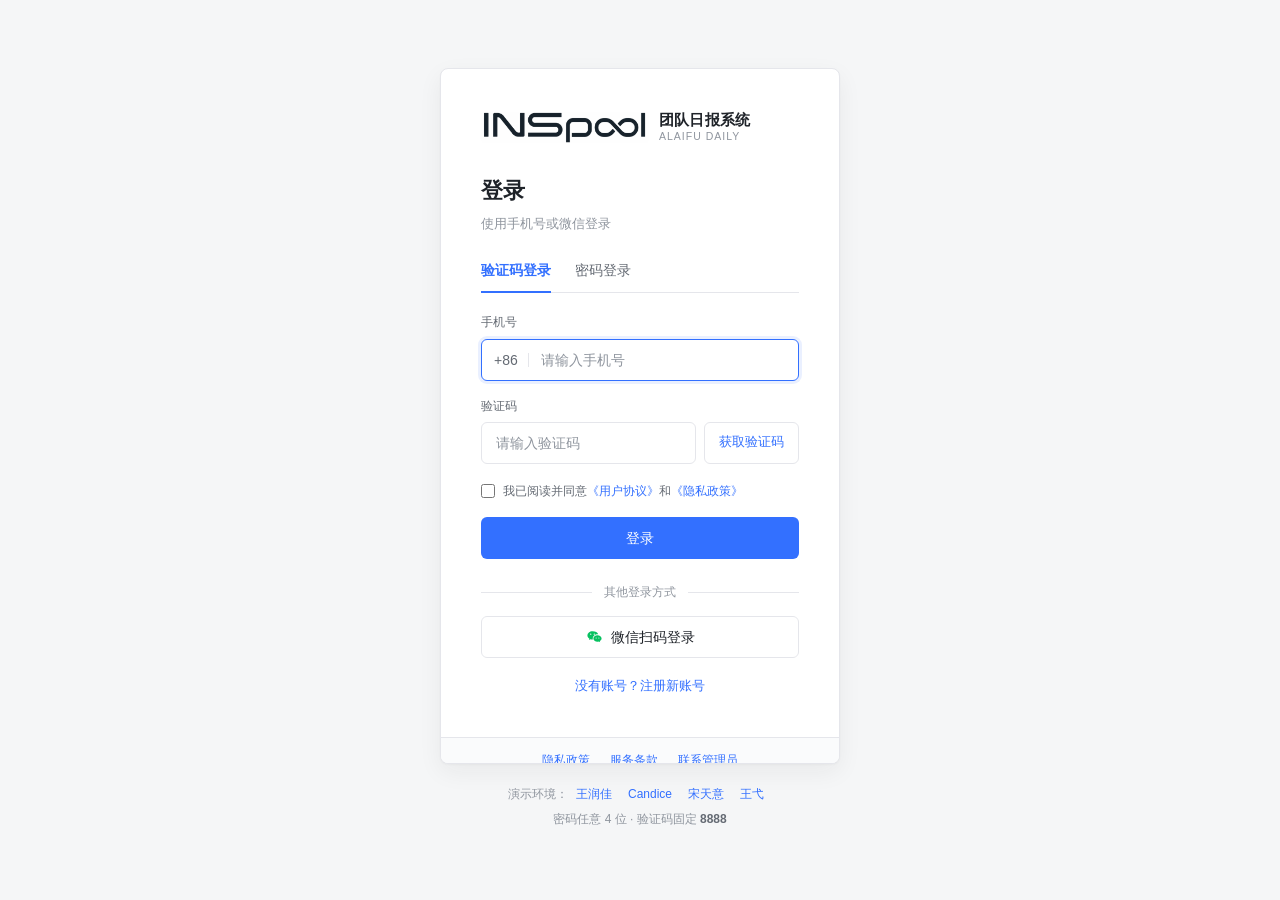
<file: index.html>
<!DOCTYPE html>
<html lang="zh-CN" data-page-node-id="YVqwGdnA9ITWIkf10rvDx8">
<head data-page-node-id="cBMl75hqcJhZBDY18lLzYw">
<meta charset="UTF-8" data-page-node-id="9oMBFovaQ9rxZPoSd8mZ4m">
<meta name="viewport" content="width=device-width, initial-scale=1" data-page-node-id="2iOdHdnUolvrj5484N9XaA">
<meta name="robots" content="noindex, nofollow" data-page-node-id="nLSlmLydeHrPf0LFDCKv8w">
<title>阿莱夫日报系统 · ALAIFU Daily</title>
<!-- 公司 logo（INSpool 字标）：
     assets/logo.png       黑色透明版 → 侧栏品牌区 + 标签页图标
     assets/logo-light.png 白色透明版 → 登录页深色品牌区
     两张图都由原图裁边 + 白底转透明生成；启动时探测一次 logo.png，
     若哪天文件被移走会自动回退到「AL」字标，不会出现破图，也不会刷一堆 404。 -->
<link rel="icon" href="data:image/svg+xml,%3Csvg xmlns='http://www.w3.org/2000/svg' viewBox='0 0 32 32'%3E%3Crect width='32' height='32' rx='7' fill='%233370FF'/%3E%3Ctext x='16' y='21.5' font-family='Arial' font-size='13' font-weight='600' fill='white' text-anchor='middle'%3EAL%3C/text%3E%3C/svg%3E" data-page-node-id="qGgOHi68fPmn8Jbh4cNA5P">
<link rel="stylesheet" href="assets/styles.css" data-page-node-id="jMFBaojvQVDXDdW5Z65Uoe">
</head>
<body data-page-node-id="fmaFJfMNXtQUBYUaKiS816">
  <div id="login" class="login-root" hidden data-page-node-id="fqhgTF01XRu8N5JyDc9dPA"></div>
  <div class="app" data-page-node-id="luJxA8TOSvkX7TmI0pEvzR">
    <aside class="sidebar" id="sidebar" data-page-node-id="GmCoMjWteh9GDGARCAIcZR"></aside>
    <div class="main" data-page-node-id="XE3UpPm4JRhU8fjAppECUN">
      <header class="topbar" id="topbar" data-page-node-id="47bljW4cglDzAhmBJgO3OW"></header>
      <main class="content" id="view" data-page-node-id="hWtSBxMS8QuPtin91tjHdF"></main>
    </div>
  </div>
  <div id="toast" class="toast-wrap" data-page-node-id="t8DA1xs5oHS7h8F18yCvLQ"></div>
  <div id="modal" class="modal-root" hidden data-page-node-id="hHDEEvmNXeg0V11UHqRKba"></div>

  <script src="assets/seed.js"></script>
  <script src="assets/ui.js"></script>
  <script src="assets/store.js"></script>
  <script src="assets/views-daily.js"></script>
  <script src="assets/views-overview.js"></script>
  <script src="assets/views-weekly.js"></script>
  <script src="assets/views-weekreport.js"></script>
  <script src="assets/views-kb.js"></script>
  <!-- 工作台复用知识库的迷你 Markdown 渲染器（UI.mdHTML），必须排在 views-kb.js 之后 -->
  <script src="assets/views-workbench.js"></script>
  <!-- 每日任务与任务统计：不依赖知识库渲染器，放在 workbench 之后即可 -->
  <script src="assets/views-task.js"></script>
  <script src="assets/app.js"></script>
</body>
</html>
</file>
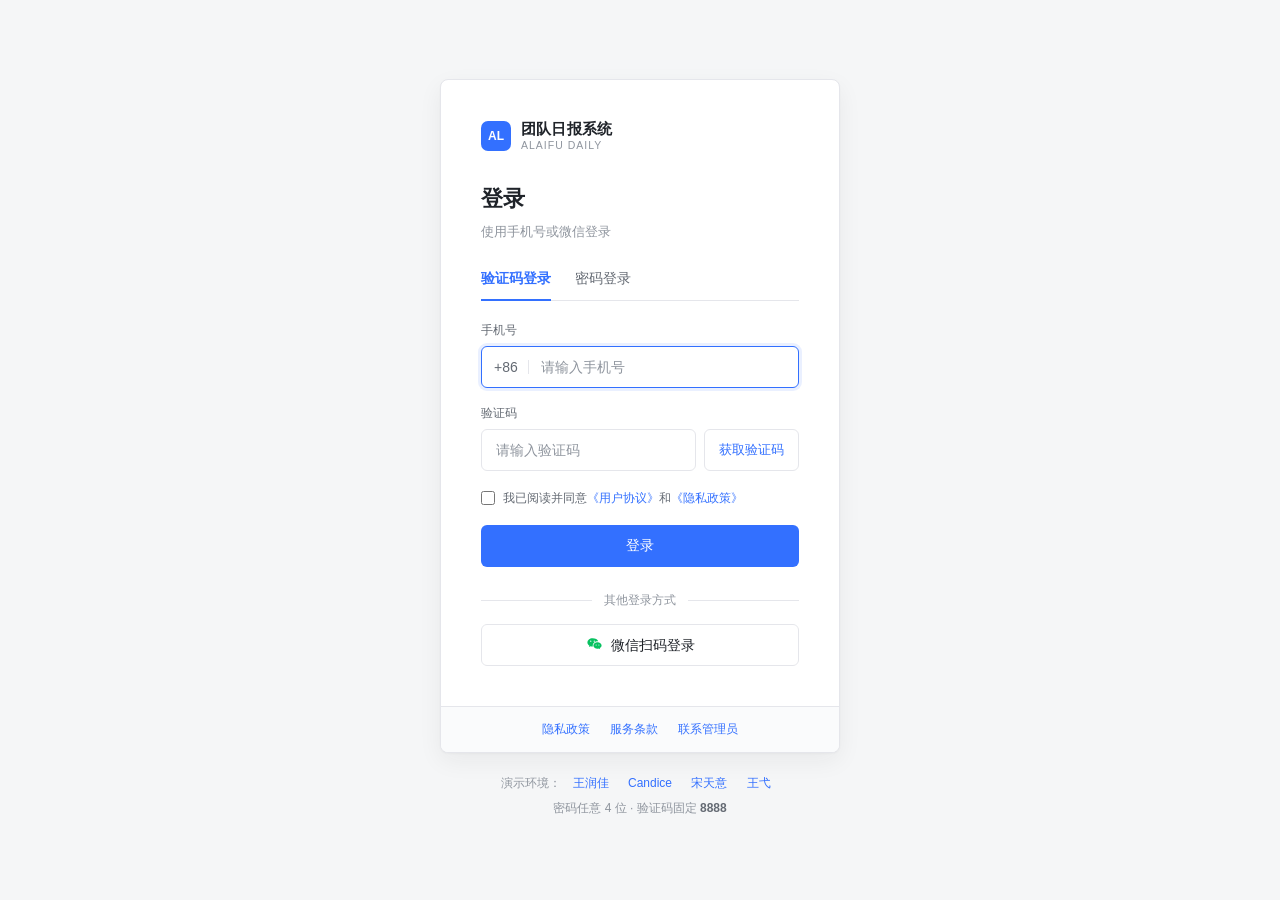
<file: _preview/login-redesign.html>
<!DOCTYPE html>
<html lang="zh-CN">
<head>
<meta charset="UTF-8">
<meta name="viewport" content="width=device-width, initial-scale=1">
<title>登录 · 团队日报系统（登录页重做单文件预览）</title>
<!--
  ============================================================
  团队日报系统 · 登录页重做（单文件版 · 参考飞书）
  ------------------------------------------------------------
  这个文件是**自包含**的：不依赖任何脚本 / 字体 / 图片，双击即开。
  线上站点里的同一套设计已经落进 assets/styles.css（.login-* / .lg-* 段）
  与 assets/app.js（loginHTML / bindLogin / qrSVG），两边视觉一致。
  组件id 与线上保持同名（lgPhone / lgCode / lgSend / lgAgree / lgGo…），
  所以这份代码可以直接搬进项目当替换件。

  原型边界：没有短信网关、没接微信开放平台 ——
  验证码是固定演示码 8888（页面直接显示并自动填入），二维码是本地画的占位图。
  ============================================================
-->
<style>
:root{
  --bg:#F5F6F7; --surface:#fff; --surface-2:#FAFBFC; --surface-3:#F2F3F5;
  --border:#E5E6EB; --border-2:#D0D3D9;
  --text:#1F2329; --text-2:#646A73; --text-3:#8F959E;
  --accent:#3370FF; --accent-2:#245BDB; --accent-soft:#EFF3FD;
  --danger:#F54A45; --ok:#34C724; --wx:#07C160;
  --r:8px; --r-sm:6px;
}
*{box-sizing:border-box}
html,body{margin:0;height:100%}
body{
  font:14px/1.6 -apple-system,BlinkMacSystemFont,"PingFang SC","Hiragino Sans GB","Microsoft YaHei",Arial,sans-serif;
  color:var(--text);background:var(--bg);-webkit-font-smoothing:antialiased;
}
h1,p{margin:0}
input,button{font:inherit;color:inherit}

/* ---------- 页面骨架：纯色浅灰底 + 垂直居中 ---------- */
.login-root{
  position:fixed;inset:0;background:var(--bg);
  display:flex;flex-direction:column;align-items:center;justify-content:center;
  padding:48px 20px;overflow-y:auto;
}
/* ---------- 卡片：400px / 圆角 8 / 内边距 40 / 极轻阴影 ---------- */
.lg-card{
  width:100%;max-width:400px;background:var(--surface);
  border:1px solid var(--border);border-radius:var(--r);
  box-shadow:0 1px 2px rgba(31,35,41,.03),0 8px 24px rgba(31,35,41,.06);
  overflow:hidden;
}
.lg-card-in{padding:40px}
.lg-head{display:flex;align-items:center;gap:10px}
.lg-mark{
  width:30px;height:30px;border-radius:7px;background:var(--accent);color:#fff;
  font-size:12px;font-weight:600;display:flex;align-items:center;justify-content:center;flex:none;
}
.lg-name{font-size:15px;font-weight:600;letter-spacing:.2px;line-height:1.25}
.lg-name span{display:block;font-size:10.5px;font-weight:400;color:var(--text-3);letter-spacing:1px;margin-top:1px}
.lg-h1{font-size:22px;font-weight:600;letter-spacing:.2px;margin-top:28px}
.lg-sub{font-size:13px;color:var(--text-3);margin-top:6px}

/* ---------- Tab ---------- */
.lg-tabs{display:flex;gap:24px;margin-top:24px;border-bottom:1px solid var(--border)}
.lg-tab{
  padding:0 0 10px;margin-bottom:-1px;border:0;border-bottom:2px solid transparent;
  background:none;font-size:14px;color:var(--text-2);cursor:pointer;transition:color .15s;
}
.lg-tab:hover{color:var(--text)}
.lg-tab.on{color:var(--accent);font-weight:600;border-bottom-color:var(--accent)}
.lg-pane{padding-top:20px}

/* ---------- 表单字段：42px / 圆角 6 / 聚焦飞书蓝 ---------- */
.lg-lb{display:block;font-size:12px;color:var(--text-2);margin:0 0 6px}
.lg-lb:not(:first-child){margin-top:16px}
.lg-inp-box{
  display:flex;align-items:center;height:42px;padding:0 12px;
  border:1px solid var(--border);border-radius:var(--r-sm);background:var(--surface);
  transition:border-color .15s,box-shadow .15s;
}
.lg-inp-box:hover{border-color:var(--border-2)}
.lg-inp-box:focus-within{border-color:var(--accent);box-shadow:0 0 0 3px rgba(51,112,255,.1)}
.lg-inp-box.err{border-color:var(--danger)}
.lg-inp-box.err:focus-within{box-shadow:0 0 0 3px rgba(245,74,69,.1)}
.lg-inp{flex:1;min-width:0;height:100%;border:0;outline:0;background:none;font-size:14px}
.lg-inp::placeholder{color:var(--text-3)}
.lg-prefix{flex:none;padding-right:10px;margin-right:10px;border-right:1px solid var(--border);
  font-size:14px;color:var(--text-2);line-height:1}
.lg-eye{flex:none;border:0;background:none;padding:0 2px;font-size:12px;color:var(--text-3);cursor:pointer}
.lg-eye:hover{color:var(--accent)}
.lg-code{display:flex;gap:8px;align-items:center}
.lg-code .lg-inp-box{flex:1}
.lg-send{
  flex:none;height:42px;padding:0 14px;border:1px solid var(--border);border-radius:var(--r-sm);
  background:var(--surface);color:var(--accent);font-size:13px;cursor:pointer;white-space:nowrap;
  transition:border-color .15s,background .15s,color .15s;
}
.lg-send:hover:not(:disabled){border-color:var(--accent);background:var(--accent-soft)}
.lg-send:disabled{border-color:var(--border);background:var(--surface-3);color:var(--text-3);cursor:not-allowed}
.lg-capq{
  flex:none;height:42px;min-width:112px;padding:0 12px;cursor:pointer;
  border:1px solid var(--border);border-radius:var(--r-sm);
  background:linear-gradient(105deg,var(--surface-3),var(--surface-2));
  font:italic 15px/1 Georgia,"Times New Roman",serif;letter-spacing:2px;color:var(--text);
}
.lg-err{display:none;margin-top:6px;font-size:12px;line-height:1.5;color:var(--danger)}
.lg-err.on{display:block}
.lg-err-form{margin-top:12px}
.lg-hint{display:none;margin-top:6px;font-size:12px;line-height:1.6;color:var(--text-2)}
.lg-hint.on{display:block}
.lg-hint b{color:var(--accent);font-variant-numeric:tabular-nums;letter-spacing:.5px}
.lg-muted{color:var(--text-3)}
.lg-row{display:flex;align-items:center;justify-content:space-between;gap:12px;margin-top:12px;font-size:12px;color:var(--text-3)}

/* ---------- 协议 + 主按钮 ---------- */
.lg-agree{display:flex;gap:8px;align-items:flex-start;margin-top:18px;font-size:12px;line-height:1.6;color:var(--text-2);cursor:pointer}
.lg-agree input{flex:none;width:14px;height:14px;margin:2px 0 0;accent-color:var(--accent);cursor:pointer}
.lg-link{color:var(--accent);cursor:pointer;text-decoration:none}
.lg-link:hover{text-decoration:underline}
.lg-submit{
  display:flex;align-items:center;justify-content:center;gap:8px;
  width:100%;height:42px;margin-top:16px;border:0;border-radius:var(--r-sm);
  background:var(--accent);color:#fff;font-size:14px;font-weight:500;cursor:pointer;
  transition:background .15s,opacity .15s;
}
.lg-submit:hover:not(:disabled){background:var(--accent-2)}
.lg-submit:disabled{opacity:.5;cursor:not-allowed}
.lg-spin{display:none;width:14px;height:14px;border-radius:50%;
  border:2px solid rgba(255,255,255,.45);border-top-color:#fff;animation:lgspin .7s linear infinite}
.lg-submit.loading .lg-spin{display:inline-block}
.lg-spin.dark{border-color:rgba(31,35,41,.18);border-top-color:var(--text-2);display:inline-block}
@keyframes lgspin{to{transform:rotate(360deg)}}

/* ---------- 分割线 + 微信入口 + 二维码 ---------- */
.lg-div{display:flex;align-items:center;gap:12px;margin:24px 0 14px;font-size:12px;color:var(--text-3)}
.lg-div::before,.lg-div::after{content:"";flex:1;height:1px;background:var(--border)}
.lg-wx{
  display:flex;align-items:center;justify-content:center;gap:8px;width:100%;height:42px;
  border:1px solid var(--border);border-radius:var(--r-sm);background:var(--surface);
  font-size:14px;color:var(--text);cursor:pointer;transition:border-color .15s,color .15s,background .15s;
}
.lg-wx svg{width:17px;height:17px;fill:var(--wx);flex:none}
.lg-wx:hover,.lg-wx.on{border-color:var(--wx);color:#0a9e4f;background:#F5FCF8}
.lg-qr{
  margin-top:14px;padding:18px;border:1px solid var(--border);border-radius:var(--r-sm);
  background:var(--surface-2);display:flex;flex-direction:column;align-items:center;gap:10px;
}
.lg-qr[hidden]{display:none}
.lg-qr-box{
  position:relative;width:168px;height:168px;padding:8px;background:#fff;
  border:1px solid var(--border);border-radius:var(--r-sm);
  display:flex;align-items:center;justify-content:center;
}
.lg-qr-box svg{width:150px;height:150px;display:block}
.lg-qr-mask{
  position:absolute;inset:0;display:flex;flex-direction:column;align-items:center;justify-content:center;
  gap:8px;padding:14px;text-align:center;background:rgba(255,255,255,.94);
  font-size:12px;line-height:1.6;color:var(--text-2);
}
.lg-qr-tip{font-size:12px;line-height:1.7;color:var(--text-2);text-align:center}

/* ---------- 卡片底部 + 演示行 ---------- */
.lg-card-f{
  display:flex;flex-wrap:wrap;justify-content:center;gap:6px 20px;
  padding:13px 40px;border-top:1px solid var(--border);background:var(--surface-2);
  font-size:12px;color:var(--text-3);
}
.lg-demo{margin-top:18px;text-align:center;font-size:12px;line-height:2.1;color:var(--text-3)}
.lg-demo b{color:var(--text-2);font-weight:600}
.lg-chip{border:0;background:none;padding:0 2px;margin:0 6px;font-size:12px;color:var(--accent);cursor:pointer}
.lg-chip:hover{text-decoration:underline}

/* 抖动：未勾协议 / 提交被拒 */
.lg-shake{animation:lgshake .32s ease-in-out}
@keyframes lgshake{
  0%,100%{transform:translateX(0)} 20%{transform:translateX(-6px)}
  40%{transform:translateX(5px)} 60%{transform:translateX(-3px)} 80%{transform:translateX(2px)}
}
@media (max-width:480px){
  .login-root{padding:32px 16px}
  .login-root::before,.login-root::after{min-height:0}
  .lg-card-in{padding:28px 22px}
  .lg-card-f{padding:12px 22px;gap:6px 14px}
  .lg-h1{margin-top:22px}
}
@media (prefers-reduced-motion:reduce){ .lg-shake,.lg-spin{animation:none} }
</style>
</head>
<body>

<div class="login-root">
  <div class="lg-card" id="lgCard">
    <div class="lg-card-in">

      <div class="lg-head">
        <span class="lg-mark">AL</span>
        <div class="lg-name">团队日报系统<span>ALAIFU DAILY</span></div>
      </div>

      <h1 class="lg-h1">登录</h1>
      <p class="lg-sub">使用手机号或微信登录</p>

      <div class="lg-tabs" role="tablist">
        <button type="button" class="lg-tab on" role="tab" data-tab="code" aria-selected="true">验证码登录</button>
        <button type="button" class="lg-tab" role="tab" data-tab="pass" aria-selected="false">密码登录</button>
      </div>

      <form id="lgForm" novalidate>

        <!-- 手机号 + 验证码 -->
        <div data-pane="code"><div class="lg-pane">
          <label class="lg-lb" for="lgPhone">手机号</label>
          <div class="lg-inp-box" data-box="phone"><span class="lg-prefix">+86</span>
            <input id="lgPhone" class="lg-inp" type="tel" inputmode="numeric" maxlength="11" autocomplete="tel" placeholder="请输入手机号"></div>
          <div class="lg-err" id="lgPhoneErr"></div>

          <label class="lg-lb" for="lgCode">验证码</label>
          <div class="lg-code">
            <div class="lg-inp-box" data-box="code">
              <input id="lgCode" class="lg-inp" inputmode="numeric" maxlength="6" autocomplete="one-time-code" placeholder="请输入验证码"></div>
            <button type="button" class="lg-send" id="lgSend">获取验证码</button>
          </div>
          <div class="lg-err" id="lgCodeErr"></div>
          <div class="lg-hint" id="lgHint"></div>

          <div id="lgCapWrap" hidden>
            <label class="lg-lb" for="lgCap">图形验证码</label>
            <div class="lg-code">
              <div class="lg-inp-box" data-box="cap"><input id="lgCap" class="lg-inp" maxlength="2" inputmode="numeric" placeholder="请输入计算结果"></div>
              <button type="button" class="lg-capq" id="lgCapQ" title="看不清？点击换一题"></button>
            </div>
            <div class="lg-err" id="lgCapErr"></div>
          </div>
        </div></div>

        <!-- 手机号 / 账号 + 密码 -->
        <div data-pane="pass" hidden><div class="lg-pane">
          <label class="lg-lb" for="lgAcct">手机号 / 账号</label>
          <div class="lg-inp-box" data-box="acct"><input id="lgAcct" class="lg-inp" placeholder="请输入手机号或账号"></div>
          <div class="lg-err" id="lgAcctErr"></div>

          <label class="lg-lb" for="lgPass">密码</label>
          <div class="lg-inp-box" data-box="pass">
            <input id="lgPass" class="lg-inp" type="password" placeholder="请输入密码">
            <button type="button" class="lg-eye" id="lgEye">显示</button></div>
          <div class="lg-err" id="lgPassErr"></div>
          <div class="lg-row"><span class="lg-muted">演示环境密码任意 4 位</span><a class="lg-link" id="lgForgot">忘记密码？</a></div>
        </div></div>

        <label class="lg-agree"><input type="checkbox" id="lgAgree">
          <span>我已阅读并同意<a class="lg-link" data-doc="terms">《用户协议》</a>和<a class="lg-link" data-doc="privacy">《隐私政策》</a></span></label>
        <div class="lg-err lg-err-form" id="lgErr"></div>

        <button class="lg-submit" id="lgGo" type="submit"><span class="lg-spin"></span><span class="lg-submit-t">登录</span></button>
      </form>

      <div class="lg-div"><span>其他登录方式</span></div>
      <button type="button" class="lg-wx" id="lgWxBtn">
        <svg viewBox="0 0 24 24" aria-hidden="true"><path d="M9.2 3C5.2 3 2 5.7 2 9c0 1.9 1.1 3.5 2.8 4.6l-.7 2.1 2.4-1.2c.8.2 1.7.4 2.6.4h.6c-.1-.5-.2-1-.2-1.5 0-3.3 3.2-6 7.1-6h.6C16.6 4.6 13.2 3 9.2 3Zm-2.5 3.4a.9.9 0 1 1 0 1.8.9.9 0 0 1 0-1.8Zm5 0a.9.9 0 1 1 0 1.8.9.9 0 0 1 0-1.8Z"/><path d="M22 13.4c0-2.6-2.6-4.7-5.8-4.7s-5.8 2.1-5.8 4.7 2.6 4.7 5.8 4.7c.7 0 1.3-.1 1.9-.3l1.9.9-.5-1.6c1.5-.9 2.5-2.2 2.5-3.7Zm-7.7-1.5a.75.75 0 1 1 0 1.5.75.75 0 0 1 0-1.5Zm3.9 0a.75.75 0 1 1 0 1.5.75.75 0 0 1 0-1.5Z"/></svg>
        微信扫码登录</button>

      <div class="lg-qr" id="lgQr" hidden>
        <div class="lg-qr-box" id="lgQrBox"></div>
        <div class="lg-qr-tip" id="lgQrTip">请使用微信扫码登录</div>
        <button type="button" class="lg-link" id="lgQrRefresh" hidden>二维码已过期，点击刷新</button>
        <button type="button" class="lg-link" id="lgQrDemo" hidden>原型演示：模拟扫码</button>
      </div>
    </div>

    <div class="lg-card-f">
      <a class="lg-link" data-doc="privacy">隐私政策</a>
      <a class="lg-link" data-doc="terms">服务条款</a>
      <a class="lg-link" data-doc="contact">联系管理员</a>
    </div>
  </div>

  <div class="lg-demo">演示环境：
    <button type="button" class="lg-chip" data-pick="13800000003">王润佳</button>
    <button type="button" class="lg-chip" data-pick="13800000001">Candice</button>
    <button type="button" class="lg-chip" data-pick="13800000004">宋天意</button>
    <button type="button" class="lg-chip" data-pick="13800000021">王弋</button>
    <br>密码任意 4 位 · 验证码固定 <b>8888</b>
  </div>
</div>

<script>
/* ---------- 单文件交互：与线上 app.js 的 bindLogin 等价（去掉 Store，纯前端演示） ---------- */
(function () {
  const DEMO_CODE = '8888';
  const $  = s => document.querySelector(s);
  const $$ = s => Array.prototype.slice.call(document.querySelectorAll(s));
  const E  = s => String(s == null ? '' : s).replace(/[&<>"']/g, c => ({'&':'&amp;','<':'&lt;','>':'&gt;','"':'&quot;',"'":'&#39;'}[c]));
  const isPhone = v => /^1[3-9]\d{9}$/.test(String(v || '').replace(/[\s\-()]/g, ''));
  const maskPhone = v => { const n = String(v).replace(/[\s\-()]/g, ''); return isPhone(n) ? n.slice(0,3) + '****' + n.slice(7) : n; };

  const S = { fails:0, capQ:null, sendTimer:null, sendLeft:0, qrTimer:null, lockTimer:null };

  const setErr = (id, msg) => { const n = $('#' + id); if (!n) return; n.textContent = msg || ''; n.classList.toggle('on', !!msg); };
  const markBox = (k, bad) => { const b = $('[data-box="' + k + '"]'); if (b) b.classList.toggle('err', !!bad); };
  const clearErrs = () => {
    ['lgPhoneErr','lgCodeErr','lgAcctErr','lgPassErr','lgCapErr','lgErr'].forEach(i => setErr(i, ''));
    ['phone','code','acct','pass','cap'].forEach(k => markBox(k, false));
  };
  const shake = () => { const c = $('#lgCard'); c.classList.remove('lg-shake'); void c.offsetWidth; c.classList.add('lg-shake'); };
  const tab = () => ($('.lg-tab.on') || {}).dataset.tab;

  /* Tab */
  $$('.lg-tab').forEach(b => b.onclick = () => {
    $$('.lg-tab').forEach(x => { const on = x === b; x.classList.toggle('on', on); x.setAttribute('aria-selected', on); });
    $$('[data-pane]').forEach(p => { p.hidden = p.dataset.pane !== b.dataset.tab; });
    clearErrs();
    setTimeout(() => { const f = $(b.dataset.tab === 'code' ? '#lgPhone' : '#lgAcct'); f.focus(); }, 20);
  });

  /* 密码显隐 */
  $('#lgEye').onclick = () => {
    const p = $('#lgPass'), show = p.type === 'password';
    p.type = show ? 'text' : 'password';
    $('#lgEye').textContent = show ? '隐藏' : '显示';
    p.focus();
  };

  /* 获取验证码：60 秒倒计时 + 演示码自动填入 */
  $('#lgSend').onclick = () => {
    clearErrs();
    if (!isPhone($('#lgPhone').value)) {
      setErr('lgPhoneErr', '请输入 11 位手机号'); markBox('phone', true); shake(); return;
    }
    const btn = $('#lgSend');
    S.sendLeft = 60;
    const tick = () => {
      if (S.sendLeft <= 0) { clearInterval(S.sendTimer); btn.disabled = false; btn.textContent = '重新获取'; return; }
      btn.disabled = true; btn.textContent = S.sendLeft + 's 后重试'; S.sendLeft--;
    };
    tick(); S.sendTimer = setInterval(tick, 1000);
    const hint = $('#lgHint');
    hint.innerHTML = '验证码已发送至 ' + maskPhone($('#lgPhone').value) + '，5 分钟内有效。<br>演示环境验证码：<b>' + DEMO_CODE + '</b>（已自动填入）';
    hint.classList.add('on');
    const ci = $('#lgCode'); ci.value = DEMO_CODE; ci.focus(); ci.select();
  };

  /* 图形验证码：连续失败 3 次才出现 */
  const newCap = () => {
    const a = 1 + Math.floor(Math.random() * 9), b = 1 + Math.floor(Math.random() * 9), plus = Math.random() < .5;
    S.capQ = plus ? a + b : Math.max(a, b) - Math.min(a, b);
    $('#lgCapQ').textContent = plus ? a + ' + ' + b + ' = ?' : Math.max(a, b) + ' − ' + Math.min(a, b) + ' = ?';
    $('#lgCap').value = '';
  };
  $('#lgCapQ').onclick = newCap;

  const busy = (on, text) => {
    const b = $('#lgGo');
    b.classList.toggle('loading', on); b.disabled = on;
    $('#lgGo .lg-submit-t').textContent = text || '登录';
  };

  /* 提交 */
  $('#lgForm').onsubmit = e => {
    e.preventDefault();
    clearErrs();
    if (!$('#lgAgree').checked) { setErr('lgErr', '请先阅读并同意《用户协议》和《隐私政策》'); shake(); return; }

    if (tab() === 'code') {
      if (!isPhone($('#lgPhone').value)) { setErr('lgPhoneErr', '请输入 11 位手机号'); markBox('phone', true); $('#lgPhone').focus(); shake(); return; }
      if (!$('#lgCode').value.trim()) { setErr('lgCodeErr', '请输入验证码'); markBox('code', true); $('#lgCode').focus(); shake(); return; }
      if (S.capQ != null && $('#lgCap').value.trim() !== String(S.capQ)) {
        setErr('lgCapErr', '图形验证码错误'); markBox('cap', true); newCap(); $('#lgCap').focus(); shake(); return;
      }
    } else {
      if (!$('#lgAcct').value.trim()) { setErr('lgAcctErr', '请输入手机号或账号'); markBox('acct', true); shake(); return; }
      if (!$('#lgPass').value.trim()) { setErr('lgPassErr', '请输入密码'); markBox('pass', true); shake(); return; }
    }

    busy(true, '登录中…');
    setTimeout(() => {
      const codeOk = $('#lgCode').value.trim() === DEMO_CODE;
      const passOk = $('#lgPass').value.trim().length >= 4;
      const ok = tab() === 'code' ? codeOk : passOk;
      if (ok) { busy(true, '登录成功'); setTimeout(() => alert('登录成功 → 跳转工作台'), 320); return; }
      busy(false);
      S.fails++;
      if (S.fails >= 3 && $('#lgCapWrap').hidden) { $('#lgCapWrap').hidden = false; newCap(); }
      setErr(tab() === 'code' ? 'lgCodeErr' : 'lgPassErr', tab() === 'code' ? '验证码错误' : '账号或密码错误');
      markBox(tab() === 'code' ? 'code' : 'pass', true);
      shake();
    }, 620);
  };

  /* 微信扫码：卡片内展开 · 加载中 → 就绪 → 已扫码待确认 → 已过期 */
  const qrSVG = token => {
    const N = 29, S2 = 4, PAD = 2, size = (N + PAD * 2) * S2;
    let seed = 7;
    for (let i = 0; i < token.length; i++) seed = (seed * 31 + token.charCodeAt(i)) % 2147483647;
    const rnd = () => { seed = (seed * 48271) % 2147483647; return seed / 2147483647; };
    const inF = (x, y) => (x < 7 && y < 7) || (x >= N - 7 && y < 7) || (x < 7 && y >= N - 7);
    const R = (x, y, w, h, f) => '<rect x="' + ((x + PAD) * S2) + '" y="' + ((y + PAD) * S2) + '" width="' + (w * S2) + '" height="' + (h * S2) + '" fill="' + f + '"/>';
    let cells = '';
    for (let y = 0; y < N; y++) for (let x = 0; x < N; x++) { if (!inF(x, y) && rnd() < .46) cells += R(x, y, 1, 1, '#1F2329'); }
    const finder = (x, y) => R(x, y, 7, 7, '#1F2329') + R(x + 1, y + 1, 5, 5, '#fff') + R(x + 2, y + 2, 3, 3, '#1F2329');
    return '<svg viewBox="0 0 ' + size + ' ' + size + '" xmlns="http://www.w3.org/2000/svg" role="img" aria-label="演示二维码">' +
      '<rect width="' + size + '" height="' + size + '" fill="#fff"/>' + cells + finder(0, 0) + finder(N - 7, 0) + finder(0, N - 7) + '</svg>';
  };
  const loadQr = () => {
    const box = $('#lgQrBox');
    box.innerHTML = '<div class="lg-qr-mask"><span class="lg-spin dark"></span><span>二维码加载中…</span></div>';
    $('#lgQrTip').textContent = '二维码加载中…';
    $('#lgQrRefresh').hidden = true; $('#lgQrDemo').hidden = true;
    if (S.qrTimer) clearTimeout(S.qrTimer);
    S.qrTimer = setTimeout(() => {
      box.innerHTML = qrSVG('alef-' + Date.now());
      $('#lgQrTip').innerHTML = '请使用微信扫码登录<br><span class="lg-muted">演示二维码 · 原型未接微信开放平台</span>';
      $('#lgQrDemo').hidden = false;
      S.qrTimer = setTimeout(() => {
        box.insertAdjacentHTML('beforeend', '<div class="lg-qr-mask"><span>二维码已过期</span></div>');
        $('#lgQrTip').textContent = '二维码已过期，请刷新后重新扫码';
        $('#lgQrRefresh').hidden = false; $('#lgQrDemo').hidden = true;
      }, 60000);
    }, 900);
  };
  $('#lgWxBtn').onclick = () => {
    const qr = $('#lgQr');
    if (!qr.hidden) { qr.hidden = true; $('#lgWxBtn').classList.remove('on'); return; }
    qr.hidden = false; $('#lgWxBtn').classList.add('on'); loadQr();
  };
  $('#lgQrRefresh').onclick = loadQr;
  $('#lgQrDemo').onclick = () => {
    $('#lgQrBox').insertAdjacentHTML('beforeend',
      '<div class="lg-qr-mask"><span>扫描成功，请在手机上确认</span><button type="button" class="lg-link" id="lgQrOk">（演示）确认登录</button></div>');
    $('#lgQrTip').textContent = '已扫码 · 等待你在手机端确认…';
    $('#lgQrDemo').hidden = true;
    $('#lgQrOk').onclick = () => { busy(true, '登录成功'); setTimeout(() => alert('扫码登录成功 → 跳转工作台'), 320); };
  };

  /* 协议 / 帮助：原型用 alert 代替站内弹层 */
  const DOCS = {
    terms:'本系统仅限公司内部账号使用。所有登录与关键操作都会记入审计日志。（原型说明）',
    privacy:'数据只保存在本机浏览器或公司内网服务器，不上传任何第三方平台。（原型说明）',
    contact:'遇到登录问题请联系 PM 王润佳（Olivia）或系统管理员。'
  };
  $$('[data-doc]').forEach(a => a.onclick = () => alert(DOCS[a.dataset.doc]));
  $('#lgForgot').onclick = () => alert('切换到「验证码登录」用手机号直接进入；密码需要重置请联系管理员。（原型说明）');

  /* 演示身份：填入手机号并直接发码 */
  $$('[data-pick]').forEach(b => b.onclick = () => {
    if (tab() !== 'code') { const t = $('.lg-tab[data-tab="code"]'); if (t) t.click(); }
    $('#lgPhone').value = b.dataset.pick;
    markBox('phone', false); setErr('lgPhoneErr', '');
    if (!$('#lgSend').disabled) $('#lgSend').click(); else $('#lgCode').focus();
  });

  setTimeout(() => { const f = $('#lgPhone'); if (f) f.focus(); }, 60);
})();
</script>
</body>
</html>
</file>
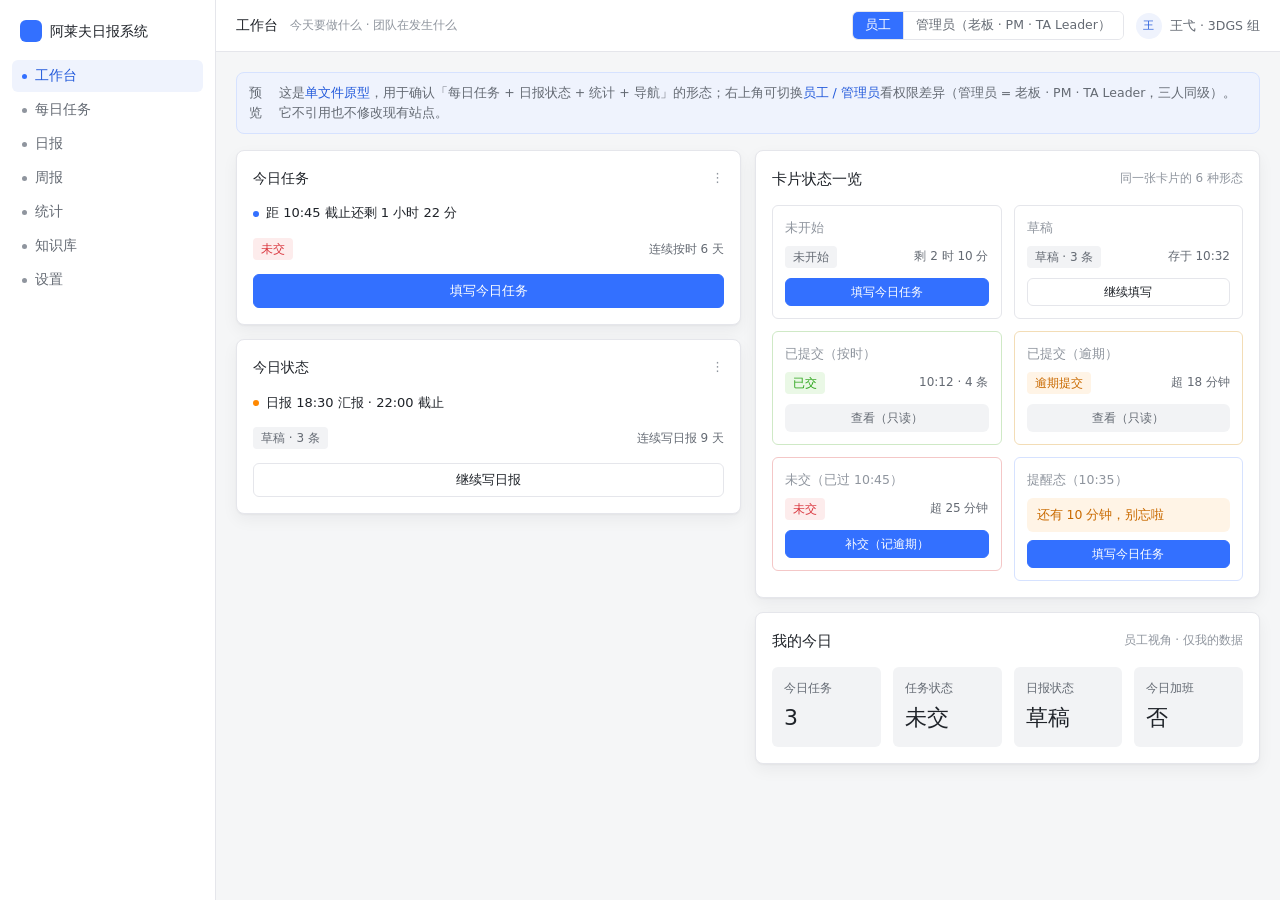
<file: _preview/每日任务原型.html>
<!DOCTYPE html>
<html lang="zh-CN">
<head>
<meta charset="utf-8">
<meta name="viewport" content="width=device-width, initial-scale=1">
<title>每日任务 · 原型预览 | 阿莱夫日报系统</title>
<style>
:root{
  --bg:#F5F6F7; --surface:#fff; --surface-2:#FAFBFC; --surface-3:#F2F3F5;
  --border:#E5E6EB; --border-2:#D0D3D9;
  --text:#1F2329; --text-2:#646A73; --text-3:#8F959E;
  --accent:#3370FF; --accent-2:#245BDB; --accent-soft:#EFF3FD;
  --ok:#2BA41A; --ok-fill:#34C724; --ok-soft:#EAF8E6;
  --warn:#C96A00; --warn-fill:#FF8800; --warn-soft:#FFF4E6;
  --danger:#D9363E; --danger-fill:#F54A45; --danger-soft:#FDECEC;
  --r:8px; --r-sm:6px;
  --sh:0 1px 2px rgba(18,24,35,.04), 0 6px 16px rgba(18,24,35,.05);
}
*{box-sizing:border-box}
html,body{margin:0;padding:0}
body{
  background:var(--bg); color:var(--text); font-size:14px; line-height:1.6;
  font-family:-apple-system,BlinkMacSystemFont,"PingFang SC","Hiragino Sans GB","Microsoft YaHei",system-ui,sans-serif;
  -webkit-font-smoothing:antialiased;
}
button{font-family:inherit;cursor:pointer}
input,select,textarea{font-family:inherit;font-size:14px;color:var(--text)}
a{color:var(--accent);text-decoration:none}

.app{display:flex;min-height:100vh}
.side{
  width:216px;flex:none;background:var(--surface);border-right:1px solid var(--border);
  padding:16px 12px;display:flex;flex-direction:column;gap:2px;
}
.brand{display:flex;align-items:center;gap:8px;padding:4px 8px 16px}
.brand i{width:22px;height:22px;border-radius:6px;background:var(--accent);display:block}
.brand b{font-size:14px;font-weight:500}
.nav-g{font-size:11px;color:var(--text-3);padding:14px 10px 6px;letter-spacing:.3px}
.nav-i{
  display:flex;align-items:center;gap:8px;padding:7px 10px;border-radius:var(--r-sm);
  font-size:13.5px;color:var(--text-2);background:none;border:none;text-align:left;width:100%;
}
.nav-i:hover{background:var(--surface-3)}
.nav-i.on{background:var(--accent-soft);color:var(--accent-2);font-weight:500}
.nav-i .dot{width:5px;height:5px;border-radius:50%;background:var(--text-3);flex:none}
.nav-i.on .dot{background:var(--accent)}

.main{flex:1;min-width:0;display:flex;flex-direction:column}
.top{
  height:52px;flex:none;background:var(--surface);border-bottom:1px solid var(--border);
  display:flex;align-items:center;gap:12px;padding:0 20px;
}
.top h1{font-size:14px;font-weight:500;margin:0}
.top .sub{font-size:12px;color:var(--text-3)}
.spacer{flex:1}
.seg{display:inline-flex;border:1px solid var(--border);border-radius:var(--r-sm);overflow:hidden}
.seg button{
  border:none;background:var(--surface);padding:5px 12px;font-size:12.5px;color:var(--text-2);
}
.seg button+button{border-left:1px solid var(--border)}
.seg button.on{background:var(--accent);color:#fff}
.who{display:flex;align-items:center;gap:8px;font-size:12.5px;color:var(--text-2)}
.who .av{
  width:26px;height:26px;border-radius:50%;background:var(--accent-soft);color:var(--accent-2);
  display:flex;align-items:center;justify-content:center;font-size:11px;font-weight:500;
}

.content{padding:20px;max-width:1180px;width:100%}
.view{display:none}
.view.on{display:block}
.banner{
  display:flex;gap:8px;align-items:flex-start;font-size:12.5px;color:var(--text-2);
  background:var(--accent-soft);border:1px solid #D6E2FF;border-radius:var(--r);padding:10px 12px;margin-bottom:16px;
}
.banner b{font-weight:500;color:var(--accent-2)}

.card{
  background:var(--surface);border:1px solid var(--border);border-radius:var(--r);
  padding:16px;box-shadow:var(--sh);
}
.card:not(.only)+.card{margin-top:14px}
.card-h{display:flex;align-items:center;gap:10px;margin-bottom:14px}
.card-h h2{font-size:15px;font-weight:500;margin:0}
.card-h .mut{font-size:12px;color:var(--text-3)}
.card-h .sp{flex:1}
.hr{height:1px;background:var(--border);margin:14px 0}

.grid2{display:grid;grid-template-columns:1fr 1fr;gap:14px;align-items:start}
.grid3{display:grid;grid-template-columns:repeat(3,minmax(0,1fr));gap:12px}
.grid4{display:grid;grid-template-columns:repeat(4,minmax(0,1fr));gap:12px}

.btn{
  height:34px;padding:0 14px;border-radius:var(--r-sm);border:1px solid var(--border);
  background:var(--surface);font-size:13px;color:var(--text);
}
.btn:hover{border-color:var(--border-2)}
.btn.pri{background:var(--accent);border-color:var(--accent);color:#fff;font-weight:500}
.btn.pri:hover{background:var(--accent-2)}
.btn.gh{background:var(--surface-3);border-color:transparent;color:var(--text-2)}
.btn.wide{width:100%}
.btn.sm{height:28px;padding:0 10px;font-size:12px}
.btn:disabled{opacity:.5;cursor:not-allowed}

.tag{display:inline-block;font-size:12px;padding:2px 8px;border-radius:4px;line-height:18px}
.t-do{background:var(--surface-3);color:var(--text-2)}
.t-ok{background:var(--ok-soft);color:var(--ok)}
.t-warn{background:var(--warn-soft);color:var(--warn)}
.t-bad{background:var(--danger-soft);color:var(--danger)}
.t-info{background:var(--accent-soft);color:var(--accent-2)}

.inp{width:100%;height:36px;padding:0 10px;border:1px solid var(--border);border-radius:var(--r-sm);background:var(--surface)}
.inp:focus{outline:none;border-color:var(--accent);box-shadow:0 0 0 2px rgba(51,112,255,.12)}
textarea.inp{height:auto;padding:8px 10px;resize:vertical}
select.inp{height:32px}
.lab{font-size:12.5px;color:var(--text-2);margin-bottom:6px;display:block}
.req{color:var(--danger)}

.taskrow{border:1px solid var(--border);border-radius:var(--r-sm);padding:10px 12px;margin-bottom:8px}
.taskrow .r1{display:flex;gap:8px;align-items:center;margin-bottom:8px}
.taskrow .r2{display:flex;gap:8px;align-items:center;flex-wrap:wrap}
.grip{width:8px;height:14px;flex:none;background:
  radial-gradient(circle,var(--text-3) 1.2px,transparent 1.3px) 0 0/4px 4.6px repeat;}
.taskrow .del{margin-left:auto;font-size:12px;color:var(--text-3);background:none;border:none;padding:0}
.taskrow .del:hover{color:var(--danger)}

.rdot{width:6px;height:6px;border-radius:50%;display:inline-block;flex:none}
.rdot.a{background:var(--accent)} .rdot.o{background:var(--warn-fill)} .rdot.g{background:var(--text-3)}

.k{border-radius:var(--r-sm);background:var(--surface-3);padding:12px}
.k .kl{font-size:12px;color:var(--text-2)}
.k .kn{font-size:22px;font-weight:500;margin-top:2px}

.chips{display:flex;gap:6px;flex-wrap:wrap;margin-bottom:12px}
.chip{
  font-size:12.5px;padding:4px 10px;border-radius:14px;border:1px solid var(--border);
  background:var(--surface);color:var(--text-2);
}
.chip.on{background:var(--accent-soft);border-color:#D6E2FF;color:var(--accent-2);font-weight:500}

table{width:100%;border-collapse:collapse;font-size:13px}
th{
  text-align:left;font-weight:500;color:var(--text-2);font-size:12px;
  padding:8px 10px;border-bottom:1px solid var(--border);white-space:nowrap;
}
td{padding:10px;border-bottom:1px solid var(--border);vertical-align:middle}
tr:last-child td{border-bottom:none}
.mem{display:flex;align-items:center;gap:8px}
.mem .av{
  width:24px;height:24px;border-radius:50%;background:var(--surface-3);color:var(--text-2);
  display:flex;align-items:center;justify-content:center;font-size:11px;flex:none;
}

.radios{display:flex;flex-direction:column;gap:10px}
.radio{display:flex;gap:10px;align-items:flex-start;padding:12px;border:1px solid var(--border);border-radius:var(--r-sm)}
.radio.on{border-color:var(--accent);background:var(--accent-soft)}
.radio input{margin-top:3px}
.radio .rt{font-size:13.5px;font-weight:500}
.radio .rd{font-size:12.5px;color:var(--text-2)}

.toggles{display:flex;flex-direction:column}
.tg{display:flex;align-items:center;gap:12px;padding:12px 0;border-bottom:1px solid var(--border)}
.tg:last-child{border-bottom:none}
.tg .tl{flex:1}
.tg .tl b{font-weight:500;font-size:13.5px;display:block}
.tg .tl span{font-size:12.5px;color:var(--text-3)}
.sw{width:38px;height:22px;border-radius:11px;background:var(--border-2);position:relative;flex:none;border:none;padding:0;transition:background .15s}
.sw::after{content:"";position:absolute;top:2px;left:2px;width:18px;height:18px;border-radius:50%;background:#fff;transition:transform .15s}
.sw.on{background:var(--accent)}
.sw.on::after{transform:translateX(16px)}
.sw:disabled{opacity:.45}

.bar{display:flex;align-items:flex-end;gap:10px;padding-top:8px;border-bottom:1px solid var(--border)}
.bar .col{flex:1;display:flex;flex-direction:column;justify-content:flex-end;align-items:center;gap:6px}
.bar .bx{width:100%;max-width:34px;background:var(--accent);border-radius:3px 3px 0 0}
.bar .cl{font-size:11px;color:var(--text-3);padding-bottom:6px}
.lg{display:flex;gap:14px;font-size:12px;color:var(--text-2);margin-top:10px}
.lg i{width:8px;height:8px;border-radius:2px;display:inline-block;margin-right:5px}

.tabs{display:flex;gap:4px;border-bottom:1px solid var(--border);margin-bottom:16px}
.tab{
  border:none;background:none;padding:9px 14px;font-size:13.5px;color:var(--text-2);
  border-bottom:2px solid transparent;margin-bottom:-1px;
}
.tab.on{color:var(--accent-2);border-bottom-color:var(--accent);font-weight:500}
.ttab{display:none}
.ttab.on{display:block}
.wtab{display:none}
.wtab.on{display:block}

.wcard{border:1px solid var(--border);border-radius:var(--r);background:var(--surface);padding:16px;box-shadow:var(--sh)}
.wcard .t{display:flex;align-items:center;gap:8px;margin-bottom:14px}
.wcard .t h3{margin:0;font-size:14px;font-weight:500}
.wcard .t .sp{flex:1}
.wcard .t .mo{color:var(--text-3);font-size:13px}
.wline{display:flex;align-items:center;gap:7px;font-size:13px;margin-bottom:14px}
.wstat{display:flex;align-items:center;justify-content:space-between;margin-bottom:14px}
.wstat .n{font-size:12px;color:var(--text-2)}
.alert{
  display:flex;gap:8px;align-items:center;background:var(--warn-soft);color:var(--warn);
  font-size:12.5px;border-radius:var(--r-sm);padding:7px 10px;margin-bottom:12px;
}
.state-mini{border:1px solid var(--border);border-radius:var(--r-sm);padding:12px;background:var(--surface)}
.state-mini .sm-h{font-size:12.5px;color:var(--text-3);margin-bottom:8px}
.state-mini .sm-b{display:flex;align-items:center;justify-content:space-between;margin-bottom:10px}
.hint{font-size:12px;color:var(--text-3);margin-top:8px}
.only{display:none}
body[data-role="member"] .only.member{display:block}
body[data-role="admin"] .only.admin{display:block}
body[data-role="member"] .banner.only.member,
body[data-role="admin"] .banner.only.admin{display:flex}
body[data-role="member"] .hide-member{display:none}

.tabbar{display:none}
@media (max-width:767px){
  .side{display:none}
  .content{padding:14px 14px 76px}
  .grid2,.grid3,.grid4{grid-template-columns:1fr}
  .top .seg{display:none}
  .tabbar{
    display:flex;position:fixed;left:0;right:0;bottom:0;height:56px;background:var(--surface);
    border-top:1px solid var(--border);padding-bottom:env(safe-area-inset-bottom);z-index:20;
  }
  .tabbar button{
    flex:1;border:none;background:none;display:flex;flex-direction:column;align-items:center;
    justify-content:center;gap:2px;font-size:11px;color:var(--text-3);position:relative;
  }
  .tabbar button.on{color:var(--accent-2)}
  .tabbar button.on::before{content:"";position:absolute;top:0;left:50%;transform:translateX(-50%);width:24px;height:2px;background:var(--accent);border-radius:0 0 2px 2px}
  .tabbar .ic{width:18px;height:18px;border-radius:4px;background:currentColor;opacity:.22}
  .tabbar button.on .ic{opacity:.95}
}
</style>
</head>
<body data-role="member">

<div class="app">
  <aside class="side">
    <div class="brand"><i></i><b>阿莱夫日报系统</b></div>
    <button class="nav-i on" data-go="workbench"><span class="dot"></span>工作台</button>
    <button class="nav-i" data-go="task"><span class="dot"></span>每日任务</button>
    <button class="nav-i" data-go="daily"><span class="dot"></span>日报</button>
    <button class="nav-i" data-go="weekly"><span class="dot"></span>周报</button>
    <button class="nav-i" data-go="stats"><span class="dot"></span>统计</button>
    <button class="nav-i" data-go="kb"><span class="dot"></span>知识库</button>
    <button class="nav-i" data-go="settings"><span class="dot"></span>设置</button>
  </aside>

  <div class="main">
    <header class="top">
      <h1 id="ttl">工作台</h1>
      <span class="sub" id="tsub">今天要做什么 · 团队在发生什么</span>
      <span class="spacer"></span>
      <div class="seg" id="roleSeg">
        <button data-role="member" class="on">员工</button>
        <button data-role="admin">管理员（老板 · PM · TA Leader）</button>
      </div>
      <div class="who"><span class="av" id="whoAv">王</span><span id="whoName">王弋 · 3DGS 组</span></div>
    </header>

    <div class="content">
      <div class="banner">
        <span>预览</span>
        <span>这是<b>单文件原型</b>，用于确认「每日任务 + 日报状态 + 统计 + 导航」的形态；右上角可切换<b>员工 / 管理员</b>看权限差异（管理员 = 老板 · PM · TA Leader，三人同级）。它不引用也不修改现有站点。</span>
      </div>

      <!-- ============ 工作台 ============ -->
      <section class="view on" data-view="workbench">
        <div class="grid2">
          <div>
            <div class="wcard only admin">
              <div class="t"><h3>今日任务</h3><span class="sp"></span><span class="mo">⋮</span></div>
              <div class="wline"><span class="rdot a"></span>距 10:45 截止还剩 1 小时 22 分</div>
              <div class="wstat"><span class="tag t-warn">5/7 已交</span><span class="n">未交 2 人 · 逾期 1 人</span></div>
              <button class="btn pri wide" data-go="task">查看全员提交情况</button>
            </div>

            <div class="wcard only member">
              <div class="t"><h3>今日任务</h3><span class="sp"></span><span class="mo">⋮</span></div>
              <div class="wline"><span class="rdot a"></span>距 10:45 截止还剩 1 小时 22 分</div>
              <div class="wstat"><span class="tag t-bad">未交</span><span class="n">连续按时 6 天</span></div>
              <button class="btn pri wide" data-go="task">填写今日任务</button>
            </div>

            <div class="wcard" style="margin-top:14px">
              <div class="t"><h3>今日状态</h3><span class="sp"></span><span class="mo">⋮</span></div>
              <div class="wline"><span class="rdot o"></span>日报 18:30 汇报 · 22:00 截止</div>
              <div class="wstat"><span class="tag t-do">草稿 · 3 条</span><span class="n">连续写日报 9 天</span></div>
              <button class="btn wide" data-go="daily">继续写日报</button>
            </div>
          </div>

          <div>
            <div class="card">
              <div class="card-h"><h2>卡片状态一览</h2><span class="sp"></span><span class="mut">同一张卡片的 6 种形态</span></div>
              <div class="grid2" style="gap:12px">
                <div class="state-mini">
                  <div class="sm-h">未开始</div>
                  <div class="sm-b"><span class="tag t-do">未开始</span><span class="n" style="font-size:12px;color:var(--text-2)">剩 2 时 10 分</span></div>
                  <button class="btn pri sm wide">填写今日任务</button>
                </div>
                <div class="state-mini">
                  <div class="sm-h">草稿</div>
                  <div class="sm-b"><span class="tag t-do">草稿 · 3 条</span><span class="n" style="font-size:12px;color:var(--text-2)">存于 10:32</span></div>
                  <button class="btn sm wide">继续填写</button>
                </div>
                <div class="state-mini" style="border-color:#CFE9C6">
                  <div class="sm-h">已提交（按时）</div>
                  <div class="sm-b"><span class="tag t-ok">已交</span><span class="n" style="font-size:12px;color:var(--text-2)">10:12 · 4 条</span></div>
                  <button class="btn gh sm wide">查看（只读）</button>
                </div>
                <div class="state-mini" style="border-color:#F3DDB6">
                  <div class="sm-h">已提交（逾期）</div>
                  <div class="sm-b"><span class="tag t-warn">逾期提交</span><span class="n" style="font-size:12px;color:var(--text-2)">超 18 分钟</span></div>
                  <button class="btn gh sm wide">查看（只读）</button>
                </div>
                <div class="state-mini" style="border-color:#F4C7C7">
                  <div class="sm-h">未交（已过 10:45）</div>
                  <div class="sm-b"><span class="tag t-bad">未交</span><span class="n" style="font-size:12px;color:var(--text-2)">超 25 分钟</span></div>
                  <button class="btn pri sm wide">补交（记逾期）</button>
                </div>
                <div class="state-mini" style="border-color:#D6E2FF">
                  <div class="sm-h">提醒态（10:35）</div>
                  <div class="alert" style="margin-bottom:8px">还有 10 分钟，别忘啦</div>
                  <button class="btn pri sm wide">填写今日任务</button>
                </div>
              </div>
            </div>

            <div class="card only member">
              <div class="card-h"><h2>我的今日</h2><span class="sp"></span><span class="mut">员工视角 · 仅我的数据</span></div>
              <div class="grid4">
                <div class="k"><div class="kl">今日任务</div><div class="kn">3</div></div>
                <div class="k"><div class="kl">任务状态</div><div class="kn">未交</div></div>
                <div class="k"><div class="kl">日报状态</div><div class="kn">草稿</div></div>
                <div class="k"><div class="kl">今日加班</div><div class="kn">否</div></div>
              </div>
            </div>

            <div class="card only admin">
              <div class="card-h"><h2>今日概览</h2><span class="sp"></span><span class="mut">管理员视角 · 全部 7 人</span></div>
              <div class="grid4">
                <div class="k"><div class="kl">任务按时提交</div><div class="kn">5/7</div></div>
                <div class="k"><div class="kl">日报已交</div><div class="kn">3/7</div></div>
                <div class="k"><div class="kl">今日加班</div><div class="kn">1</div></div>
                <div class="k"><div class="kl">未交名单</div><div class="kn">2</div></div>
              </div>
            </div>
          </div>
        </div>
      </section>

      <!-- ============ 每日任务 ============ -->
      <section class="view" data-view="task">
        <div class="tabs">
          <button class="tab on" data-ttab="fill">今日任务</button>
          <button class="tab" data-ttab="board">任务看板</button>
        </div>

        <div class="ttab on" data-ttabp="fill">
          <div class="card only admin">
            <div class="card-h"><h2>今日任务</h2><span class="sp"></span><span class="mut">2026-10-14 周三</span></div>
            <div class="hint" style="margin:0;font-size:12.5px">管理员（老板 / PM / TA Leader）不填报每日任务。今日提交情况、催交与导出都在「任务看板」页签。</div>
          </div>

          <div class="card only member">
            <div class="card-h">
              <h2>今日任务</h2><span class="sp"></span><span class="mut">2026-10-14 周三</span>
            </div>
            <div style="font-size:12.5px;color:var(--text-2);margin-bottom:14px">请在 10:45 前提交 · 距截止还有 1 小时 22 分</div>
            <div class="hr"></div>

            <div class="card-h"><h2 style="font-size:13.5px">任务列表</h2><span class="sp"></span><button class="btn sm">+ 添加任务</button></div>

            <div class="taskrow">
              <div class="r1"><span class="grip"></span><input class="inp" value="重建批次 B12 的纹理空洞排查"></div>
              <div class="r2">
                <select class="inp"><option>优先级 · 高</option><option>优先级 · 中</option><option>优先级 · 低</option></select>
                <select class="inp"><option>关联管线 · 3DGS</option><option>API + Harness</option><option>Codex</option><option>资产采购</option><option>渲染</option><option>其他</option></select>
                <button class="del">删除</button>
              </div>
            </div>

            <div class="taskrow">
              <div class="r1"><span class="grip"></span><input class="inp" value="与宏枢老师确认场景资产入库清单"></div>
              <div class="r2">
                <select class="inp"><option>优先级 · 中</option><option>优先级 · 高</option><option>优先级 · 低</option></select>
                <select class="inp"><option>关联管线 · 资产采购</option><option>3DGS</option><option>API + Harness</option><option>Codex</option><option>渲染</option><option>其他</option></select>
                <button class="del">删除</button>
              </div>
            </div>

            <div class="taskrow">
              <div class="r1"><span class="grip"></span><input class="inp" value="渲染 QC 抽检 20 个场景"></div>
              <div class="r2">
                <select class="inp"><option>优先级 · 低</option><option>优先级 · 高</option><option>优先级 · 中</option></select>
                <select class="inp"><option>关联管线 · 渲染</option><option>3DGS</option><option>API + Harness</option><option>Codex</option><option>资产采购</option><option>其他</option></select>
                <button class="del">删除</button>
              </div>
            </div>

            <div class="hr"></div>
            <div style="display:flex;gap:8px;margin-bottom:16px">
              <button class="btn sm">从昨日复制</button>
              <button class="btn sm">从模板导入</button>
              <span class="hint" style="margin:0;align-self:center">模板来自知识库「任务模板」</span>
            </div>

            <label class="lab">备注（选填）</label>
            <textarea class="inp" rows="2" placeholder="补充说明，例如依赖谁、需要什么资源"></textarea>

            <div class="hr"></div>
            <div style="display:flex;align-items:center;gap:10px;flex-wrap:wrap">
              <span class="hint" style="margin:0">草稿已自动保存 · 10:32</span>
              <span class="spacer" style="flex:1"></span>
              <button class="btn">存草稿</button>
              <button class="btn pri">提交任务</button>
            </div>
            <div class="hint">提交后不可编辑；确需修改请在只读页点「申请修改」，由管理员一键放开，修改原因必填。</div>
          </div>
        </div>

        <div class="ttab" data-ttabp="board">
          <div class="card">
            <div class="card-h">
              <h2>任务看板</h2><span class="sp"></span>
              <span class="mut only member">员工视角 · 仅我的记录</span>
              <span class="mut only admin">管理员视角 · 全部 7 人</span>
            </div>
            <div class="chips">
              <span class="chip on">今日</span><span class="chip">本周</span><span class="chip">本月</span>
              <span style="width:12px"></span>
              <span class="chip">状态：全部</span><span class="chip">组：全部</span>
              <span class="spacer" style="flex:1"></span>
              <button class="btn sm hide-member">导出 CSV</button>
            </div>
            <table>
              <thead><tr><th>成员</th><th>组</th><th>状态</th><th>提交时间</th><th>任务数</th><th>优先级分布</th><th></th></tr></thead>
              <tbody>
                <tr><td><div class="mem"><span class="av">常</span>常吉祥</div></td><td>场景生成组</td><td><span class="rdot ok" style="background:var(--ok-fill)"></span> 按时</td><td>10:12</td><td>4</td><td>高 2 · 中 2 · 低 0</td><td><button class="btn gh sm hide-member">催交</button></td></tr>
                <tr><td><div class="mem"><span class="av">李</span>李宇尧</div></td><td>场景生成组</td><td><span class="rdot" style="background:var(--ok-fill)"></span> 按时</td><td>10:28</td><td>3</td><td>高 1 · 中 2 · 低 0</td><td><button class="btn gh sm hide-member">催交</button></td></tr>
                <tr><td><div class="mem"><span class="av">孙</span>孙世甲</div></td><td>场景生成组</td><td><span class="rdot" style="background:var(--ok-fill)"></span> 按时</td><td>10:41</td><td>5</td><td>高 2 · 中 1 · 低 2</td><td><button class="btn gh sm hide-member">催交</button></td></tr>
                <tr><td><div class="mem"><span class="av">王</span>王弋</div></td><td>3DGS 组</td><td><span class="rdot" style="background:var(--warn-fill)"></span> 逾期</td><td>11:03</td><td>3</td><td>高 1 · 中 1 · 低 1</td><td><button class="btn gh sm hide-member">催交</button></td></tr>
                <tr><td><div class="mem"><span class="av">罗</span>罗思远</div></td><td>3DGS 组</td><td><span class="rdot" style="background:var(--danger-fill)"></span> 未交</td><td>—</td><td>0</td><td>—</td><td><button class="btn pri sm hide-member">催交</button></td></tr>
                <tr><td><div class="mem"><span class="av">刘</span>刘一鸣</div></td><td>3DGS 组</td><td><span class="rdot" style="background:var(--ok-fill)"></span> 按时</td><td>10:35</td><td>4</td><td>高 1 · 中 3 · 低 0</td><td><button class="btn gh sm hide-member">催交</button></td></tr>
                <tr><td><div class="mem"><span class="av">安</span>安雅萱 <span class="tag t-info" style="font-size:11px">实习生</span></div></td><td>3DGS 组</td><td><span class="rdot" style="background:var(--ok-fill)"></span> 按时</td><td>10:19</td><td>2</td><td>高 0 · 中 2 · 低 0</td><td><button class="btn gh sm hide-member">催交</button></td></tr>
              </tbody>
            </table>
            <div class="hr"></div>
            <div style="display:flex;align-items:center;gap:10px;flex-wrap:wrap">
              <span class="hint hide-member" style="margin:0">未交 1 人 · 逾期 1 人</span>
              <span style="flex:1"></span>
              <button class="btn hide-member">一键催交未交（1）</button>
              <button class="btn hide-member">批量导出</button>
            </div>
            <div class="hint hide-member">催交只生成可复制话术（微信），系统不代发。</div>
          </div>
        </div>
      </section>

      <!-- ============ 日报 ============ -->
      <section class="view" data-view="daily">
        <div class="card">
          <div class="card-h"><h2>日报填报</h2><span class="sp"></span><span class="mut">2026-10-14 周三 · 18:30 汇报 · 22:00 截止</span></div>

          <div class="card-h"><h2 style="font-size:13.5px">任务清单</h2><span class="sp"></span><span class="mut">自动带入今日任务 · 每项标记状态</span></div>
          <div class="hint" style="margin:-6px 0 12px">已自动带入今早 10:12 提交的「今日任务」3 条；在这里新增的条目不回写今日任务。</div>

          <div class="taskrow">
            <div class="r1"><span class="grip"></span><input class="inp" value="重建批次 B12 的纹理空洞排查"></div>
            <div class="lab" style="margin-top:2px">状态</div>
            <div class="seg" style="margin-bottom:10px">
              <button class="on">已完成</button><button>未完成</button><button>需加班完成</button>
            </div>
            <label class="lab">产出物链接 <span class="req">*</span></label>
            <input class="inp" placeholder="https://">
          </div>

          <div class="taskrow">
            <div class="r1"><span class="grip"></span><input class="inp" value="与宏枢老师确认场景资产入库清单"></div>
            <div class="lab" style="margin-top:2px">状态</div>
            <div class="seg" style="margin-bottom:10px">
              <button>已完成</button><button class="on">未完成</button><button>需加班完成</button>
            </div>
            <label class="lab">未完成原因 <span class="req">*</span></label>
            <textarea class="inp" rows="2" placeholder="写清卡在什么上、需要谁支持">卡在资产入库，等宏枢老师确认清单口径</textarea>
          </div>

          <div class="taskrow">
            <div class="r1"><span class="grip"></span><input class="inp" value="渲染 QC 抽检 20 个场景"></div>
            <div class="lab" style="margin-top:2px">状态</div>
            <div class="seg" style="margin-bottom:10px">
              <button>已完成</button><button>未完成</button><button class="on">需加班完成</button>
            </div>
            <label class="lab">预计加班时长（选填）</label>
            <div style="display:flex;align-items:center;gap:8px">
              <input class="inp" style="width:100px" value="2"><span style="font-size:13px;color:var(--text-2)">小时</span>
            </div>
          </div>

          <div class="hr"></div>

          <div class="card-h"><h2 style="font-size:13.5px">今日是否加班</h2></div>
          <div class="seg" style="margin-bottom:14px">
            <button>否</button><button class="on">是</button>
          </div>
          <div class="grid2" style="gap:12px">
            <div>
              <label class="lab">预计加班时长（选填）</label>
              <div style="display:flex;align-items:center;gap:8px">
                <input class="inp" style="width:100px" value="2"><span style="font-size:13px;color:var(--text-2)">小时</span>
              </div>
            </div>
            <div>
              <label class="lab">加班原因（选填）</label>
              <input class="inp" value="客户侧点位回传，需当晚完成渲染批次">
            </div>
          </div>
          <div class="hint">加班时长是「加班预测」，只用于加班统计；不计入工时口径，不影响成本核算。</div>

          <div class="hr"></div>
          <label class="lab">当日卡点（选填 · 只进内部版）</label>
          <textarea class="inp" rows="2" placeholder="整单层面的卡点 / 风险，不进对外版"></textarea>

          <div class="hr"></div>
          <div style="display:flex;align-items:center;gap:10px;flex-wrap:wrap">
            <span class="spacer" style="flex:1"></span>
            <button class="btn">存草稿</button>
            <button class="btn pri">提交日报</button>
          </div>
        </div>
      </section>

      <!-- ============ 周报 ============ -->
      <section class="view" data-view="weekly">
        <div class="tabs">
          <button class="tab on" data-wtab="mine">我的周报</button>
          <button class="tab" data-wtab="board">周报汇总 · 本周任务</button>
        </div>

        <div class="wtab on" data-wtabp="mine">
          <div class="card">
            <div class="card-h"><h2>我的周报 · 第 42 周</h2><span class="sp"></span>
              <span class="mut only member">员工视角 · 本人填报</span>
              <span class="mut only admin">管理员不填报（只读）</span>
            </div>
            <div class="hint" style="margin:0 0 12px">周一 17:00 前提交上周结果与 PPT 材料 · 状态：已交（2026-10-12 16:40）</div>
            <div class="hr"></div>

            <div class="card-h"><h2 style="font-size:13.5px">上周结果</h2><span class="sp"></span><span class="mut">自动汇总自本周日报 · 可编辑</span></div>
            <div class="hint" style="margin:0 0 10px">本周日报 5 天已交，汇总结果条目 13 条</div>
            <textarea class="inp" rows="4">1. 完成 B12 批次纹理空洞修复 3 处，回传点位 12 个
2. 与宏枢老师确认场景资产入库清单（待入库 8 项）
3. 渲染 QC 抽检 20 个场景，返工 2 个</textarea>
            <div class="hr"></div>

            <div class="card-h"><h2 style="font-size:13.5px">下周任务目标</h2><span class="sp"></span><span class="mut">周一提交时要写清</span></div>
            <textarea class="inp" rows="3">1. 完成 B13 批次采集与重建
2. 资产入库收尾并同步宏枢老师
3. 渲染 QC 抽检 30 个场景</textarea>
            <div class="hr"></div>

            <label class="lab">放 PPT 的材料（选填）</label>
            <input class="inp" placeholder="粘贴图片 / 视频链接或说明交付物位置">
            <div class="hr"></div>
            <div style="display:flex;align-items:center;gap:10px">
              <span class="hint" style="margin:0">自动保存草稿</span>
              <span style="flex:1"></span>
              <button class="btn">存草稿</button>
              <button class="btn pri hide-member">提交周报</button>
            </div>
          </div>
        </div>

        <div class="wtab" data-wtabp="board">
          <div class="card">
            <div class="card-h"><h2>周报汇总 · 本周任务</h2><span class="sp"></span>
              <span class="mut">PM 周二周会后更新 · 全员可见</span>
            </div>
            <div class="hr"></div>

            <div class="card-h"><h2 style="font-size:13.5px">上周结果汇总</h2><span class="sp"></span><span class="mut">7/7 已交</span></div>
            <table>
              <thead><tr><th>成员</th><th>组</th><th>状态</th><th>结果条目</th><th>卡点</th></tr></thead>
              <tbody>
                <tr><td>常吉祥</td><td>场景生成组</td><td><span class="tag t-ok">已交</span></td><td>4</td><td>—</td></tr>
                <tr><td>李宇尧</td><td>场景生成组</td><td><span class="tag t-ok">已交</span></td><td>3</td><td>—</td></tr>
                <tr><td>孙世甲</td><td>场景生成组</td><td><span class="tag t-ok">已交</span></td><td>3</td><td>等资产入库</td></tr>
                <tr><td>王弋</td><td>3DGS 组</td><td><span class="tag t-ok">已交</span></td><td>3</td><td>—</td></tr>
                <tr><td>罗思远</td><td>3DGS 组</td><td><span class="tag t-warn">迟到</span></td><td>2</td><td>—</td></tr>
                <tr><td>刘一鸣</td><td>3DGS 组</td><td><span class="tag t-ok">已交</span></td><td>4</td><td>—</td></tr>
                <tr><td>安雅萱 <span class="tag t-info" style="font-size:11px">实习生</span></td><td>3DGS 组</td><td><span class="tag t-ok">已交</span></td><td>2</td><td>—</td></tr>
              </tbody>
            </table>
            <div class="hr"></div>

            <div class="card-h"><h2 style="font-size:13.5px">本周任务目标（PM 发布）</h2><span class="sp"></span><span class="mut">2026-10-13 周二更新</span></div>
            <div class="hint" style="margin:0">本周聚焦 B12 批次收口与资产入库；3DGS 组承担渲染 QC 抽检。完整任务目标见知识库「本周任务」文档。</div>
          </div>
        </div>
      </section>

      <!-- ============ 统计 ============ -->
      <section class="view" data-view="stats">
        <div class="banner only member">
          <span>权限</span>
          <span>员工看不到团队统计，这里只显示<b>我的个人统计</b>。</span>
        </div>
        <div class="banner only admin">
          <span>权限</span>
          <span>管理员（老板 / PM / TA Leader）可见<b>全部 7 人</b>统计，含加班频次与时长分布。</span>
        </div>
        <div class="card">
          <div class="card-h">
            <h2>任务统计</h2><span class="sp"></span>
            <span class="mut only member">我的</span>
            <span class="mut only admin">全部（7 人）</span>
            <span class="chip on">本周</span><span class="chip">本月</span>
            <button class="btn sm">导出 CSV</button>
          </div>

          <div class="grid4">
            <div class="k"><div class="kl">按时提交率</div><div class="kn" data-scope>86%</div></div>
            <div class="k"><div class="kl">逾期率</div><div class="kn" data-scope>9%</div></div>
            <div class="k"><div class="kl">未交率</div><div class="kn" data-scope>5%</div></div>
            <div class="k"><div class="kl">加班人数</div><div class="kn" data-scope>3</div></div>
          </div>

          <div class="hr"></div>

          <div class="grid2">
            <div>
              <div class="card-h"><h2 style="font-size:13.5px">按时提交率趋势</h2></div>
              <div class="bar">
                <div class="col"><span style="font-size:11px;color:var(--text-3)">92%</span><div class="bx" style="height:92px"></div><span class="cl">周四</span></div>
                <div class="col"><span style="font-size:11px;color:var(--text-3)">100%</span><div class="bx" style="height:100px"></div><span class="cl">周五</span></div>
                <div class="col"><span style="font-size:11px;color:var(--text-3)">86%</span><div class="bx" style="height:86px"></div><span class="cl">周一</span></div>
                <div class="col"><span style="font-size:11px;color:var(--text-3)">71%</span><div class="bx" style="height:71px;background:var(--warn-fill)"></div><span class="cl">周二</span></div>
                <div class="col"><span style="font-size:11px;color:var(--text-3)">86%</span><div class="bx" style="height:86px"></div><span class="cl">周三</span></div>
              </div>
              <div class="lg"><span><i style="background:var(--accent)"></i>按时率</span><span><i style="background:var(--warn-fill)"></i>低于 80%</span></div>
            </div>

            <div class="hide-member">
              <div class="card-h"><h2 style="font-size:13.5px">加班时长分布</h2></div>
              <div class="bar">
                <div class="col"><span style="font-size:11px;color:var(--text-3)">3</span><div class="bx" style="height:38px;background:var(--ok-fill)"></div><span class="cl">≤1h</span></div>
                <div class="col"><span style="font-size:11px;color:var(--text-3)">5</span><div class="bx" style="height:62px;background:var(--ok-fill)"></div><span class="cl">1–2h</span></div>
                <div class="col"><span style="font-size:11px;color:var(--text-3)">2</span><div class="bx" style="height:25px;background:var(--warn-fill)"></div><span class="cl">2–4h</span></div>
                <div class="col"><span style="font-size:11px;color:var(--text-3)">0</span><div class="bx" style="height:3px;background:var(--danger-fill)"></div><span class="cl">&gt;4h</span></div>
              </div>
              <div class="lg"><span><i style="background:var(--ok-fill)"></i>人次数</span><span>本周合计 14 小时</span></div>
            </div>
          </div>

          <div class="hr"></div>

          <div class="card-h"><h2 style="font-size:13.5px">成员提交排行</h2><span class="sp"></span><span class="mut">按按时天数</span></div>
          <table class="hide-member">
            <thead><tr><th>成员</th><th>应提交</th><th>按时</th><th>逾期</th><th>未交</th><th>按时率</th><th>加班次数</th></tr></thead>
            <tbody>
              <tr><td>常吉祥</td><td>5</td><td>5</td><td>0</td><td>0</td><td><span class="tag t-ok">100%</span></td><td>1</td></tr>
              <tr><td>刘一鸣</td><td>5</td><td>5</td><td>0</td><td>0</td><td><span class="tag t-ok">100%</span></td><td>0</td></tr>
              <tr><td>安雅萱</td><td>5</td><td>4</td><td>1</td><td>0</td><td><span class="tag t-ok">80%</span></td><td>0</td></tr>
              <tr><td>王弋</td><td>5</td><td>3</td><td>2</td><td>0</td><td><span class="tag t-warn">60%</span></td><td>2</td></tr>
              <tr><td>罗思远</td><td>5</td><td>2</td><td>1</td><td>2</td><td><span class="tag t-bad">40%</span></td><td>0</td></tr>
            </tbody>
          </table>
          <div class="only member hint">员工只看得到自己的记录，团队排行不可见。</div>

          <div class="hr"></div>
          <div class="card-h"><h2 style="font-size:13.5px">任务数量分布</h2><span class="sp"></span><span class="mut">按管线</span></div>
          <table>
            <thead><tr><th>管线</th><th>任务条数</th><th>占比</th><th>涉及成员</th></tr></thead>
            <tbody>
              <tr><td>3DGS 采集与重建</td><td>18</td><td>36%</td><td>4</td></tr>
              <tr><td>场景渲染与 QC</td><td>11</td><td>22%</td><td>2</td></tr>
              <tr><td>API + Harness</td><td>9</td><td>18%</td><td>2</td></tr>
              <tr><td>Codex / AI 场景生成</td><td>7</td><td>14%</td><td>2</td></tr>
              <tr><td>场景资产采购</td><td>5</td><td>10%</td><td>2</td></tr>
            </tbody>
          </table>
        </div>
      </section>

      <!-- ============ 知识库 ============ -->
      <section class="view" data-view="kb">
        <div class="card">
          <div class="card-h"><h2>知识库</h2><span class="sp"></span><span class="mut">现有模块，此处占位</span></div>
          <div class="hint" style="margin:0">「任务模板」（用于每日任务「从模板导入」）放在本知识库的空间里，由管理员维护。</div>
        </div>
      </section>

      <!-- ============ 设置 ============ -->
      <section class="view" data-view="settings">
        <div class="card">
          <div class="card-h"><h2>任务看板可见范围</h2><span class="sp"></span><span class="mut">默认：全员可见</span></div>
          <label class="lab">可见范围</label>
          <select class="inp" id="visGroup" style="max-width:340px">
            <option value="all" selected>全员可见 · 所有人可见全部任务</option>
            <option value="group">仅本组可见 · 只能看到自己所在组的任务</option>
            <option value="self">仅自己可见 · 每人只能看自己的任务</option>
          </select>
          <div class="hint" id="visNow">当前：全员可见 · 之后可随时在此下拉里切换，改动写操作日志。</div>
          <div class="hint only admin">你是管理员（老板 / PM / TA Leader），可修改此设置；改动会写入操作日志（谁 · 何时 · 从什么改到什么）。</div>
          <div class="hint only member">只有管理员（老板 / PM / TA Leader）可以修改此设置；员工只能查看。</div>
        </div>

        <div class="card">
          <div class="card-h"><h2>提醒</h2><span class="sp"></span><span class="mut">站内提醒为必做，其余为可选开关</span></div>
          <div class="toggles">
            <div class="tg"><span class="tl"><b>站内提醒</b><span>工作台卡片倒计时 + 截止前 30 / 10 分钟提示条</span></span><button class="sw on" disabled></button></div>
            <div class="tg"><span class="tl"><b>邮件推送</b><span>默认关闭</span></span><button class="sw"></button></div>
            <div class="tg"><span class="tl"><b>企业微信推送</b><span>默认关闭（历史口径：暂无企业微信）</span></span><button class="sw"></button></div>
            <div class="tg"><span class="tl"><b>飞书推送</b><span>默认关闭</span></span><button class="sw"></button></div>
            <div class="tg"><span class="tl"><b>短信</b><span>本期不做</span></span><button class="sw" disabled></button></div>
          </div>
          <div class="hint">推送类开关只有管理员可改；员工只读。</div>
        </div>

        <div class="card">
          <div class="card-h"><h2>截止与工作日</h2></div>
          <div class="grid3">
            <div><label class="lab">提交截止时间</label><input class="inp" value="10:45"></div>
            <div><label class="lab">提醒节点</label><input class="inp" value="10:15 / 10:35"></div>
            <div><label class="lab">时区</label><input class="inp" value="Asia/Shanghai（公司时区）"></div>
          </div>
          <div style="margin-top:12px">
            <div class="tg"><span class="tl"><b>周末跳过</b><span>周六周日不计入应交</span></span><button class="sw on"></button></div>
            <div class="tg"><span class="tl"><b>节假日跳过</b><span>按工作日历的节假日与调休出勤</span></span><button class="sw on"></button></div>
          </div>
        </div>
      </section>
    </div>
  </div>
</div>

<nav class="tabbar">
  <button class="on" data-go="workbench"><span class="ic"></span>工作台</button>
  <button data-go="task"><span class="ic"></span>每日任务</button>
  <button data-go="daily"><span class="ic"></span>日报</button>
  <button data-go="me"><span class="ic"></span>我的</button>
</nav>

<script>
var NAMES = {
  member:{n:'王弋 · 3DGS 组', a:'王'},
  admin:{n:'王润佳 Olivia · PM（管理员）', a:'王'}
};
var TITLES = {
  workbench:['工作台','今天要做什么 · 团队在发生什么'],
  task:['每日任务','每天 10:45 前提交当日任务'],
  daily:['日报','18:30 汇报 · 22:00 截止'],
  weekly:['周报','周一 17:00 交上周结果 · 周二 PM 更新本周任务'],
  stats:['统计','按时率 / 逾期 / 加班 / 排行'],
  kb:['知识库','规则 · 技术文档 · 会议纪要'],
  settings:['设置','口径配置 · 可见范围 · 提醒'],
  me:['我的','周报 / 统计 / 知识库 / 设置收在这里']
};

function go(v){
  var target = (v === 'me') ? 'workbench' : v;
  document.querySelectorAll('.view').forEach(function(s){
    s.classList.toggle('on', s.dataset.view === target);
  });
  document.querySelectorAll('.nav-i').forEach(function(b){
    b.classList.toggle('on', b.dataset.go === v);
  });
  document.querySelectorAll('.tabbar button').forEach(function(b){
    b.classList.toggle('on', b.dataset.go === v);
  });
  var t = TITLES[v] || TITLES.workbench;
  document.getElementById('ttl').textContent = t[0];
  document.getElementById('tsub').textContent = t[1];
  window.scrollTo(0,0);
}

document.querySelectorAll('[data-go]').forEach(function(b){
  b.addEventListener('click', function(){ go(b.dataset.go); });
});

document.getElementById('roleSeg').addEventListener('click', function(e){
  var b = e.target.closest('button[data-role]');
  if (!b) return;
  var r = b.dataset.role;
  document.body.dataset.role = r;
  this.querySelectorAll('button').forEach(function(x){ x.classList.toggle('on', x === b); });
  document.getElementById('whoName').textContent = NAMES[r].n;
  document.getElementById('whoAv').textContent = NAMES[r].a;
  var vs = document.getElementById('visGroup');
  if (vs) vs.disabled = (r !== 'admin');   /* 只有管理员能改可见范围 */
});

/* Tab 分组：按 data-ttab / data-wtab 前缀配对面板，作用域限本 section */
document.querySelectorAll('.tabs').forEach(function(g){
  g.querySelectorAll('.tab').forEach(function(t){
    t.addEventListener('click', function(){
      var key = Object.keys(t.dataset)[0];
      var id = t.dataset[key];
      g.querySelectorAll('.tab').forEach(function(x){ x.classList.toggle('on', x === t); });
      g.parentNode.querySelectorAll('.ttab,.wtab').forEach(function(p){
        p.classList.toggle('on', p.dataset[key + 'p'] === id);
      });
    });
  });
});

document.querySelectorAll('.seg').forEach(function(s){
  if (s.id === 'roleSeg') return;
  s.addEventListener('click', function(e){
    var b = e.target.closest('button');
    if (!b) return;
    s.querySelectorAll('button').forEach(function(x){ x.classList.toggle('on', x === b); });
  });
});

document.querySelectorAll('.sw').forEach(function(s){
  if (s.disabled) return;
  s.addEventListener('click', function(){ s.classList.toggle('on'); });
});

document.querySelectorAll('.chip').forEach(function(c){
  c.addEventListener('click', function(){ c.classList.toggle('on'); });
});

/* 可见范围下拉：仅管理员可改（默认角色 = 员工，故初始置灰）*/
var VIS = { all: '全员可见', group: '仅本组可见', self: '仅自己可见' };
var visSel = document.getElementById('visGroup');
visSel.disabled = (document.body.dataset.role !== 'admin');
visSel.addEventListener('change', function(e){
  document.getElementById('visNow').textContent =
    '当前：' + VIS[e.target.value] + ' · 之后可随时在此下拉里切换，改动写操作日志。';
});
</script>
</body>
</html>
</file>
<file: assets/styles.css>
/* ============================================================
   阿莱夫日报系统 · ALAIFU Daily — Design System
   浅色 / 少颜色 / 无斑马纹
   ============================================================ */

:root{
  --bg:#F5F6F7;
  --surface:#ffffff;
  --surface-2:#FAFBFC;
  --surface-3:#F2F3F5;

  --border:#E5E6EB;
  --border-2:#D0D3D9;

  --text:#1F2329;
  --text-2:#646A73;
  --text-3:#8F959E;

  --accent:#3370FF;
  --accent-2:#245BDB;
  --accent-soft:#EFF3FD;

  --danger:#D9363E;  --danger-fill:#F54A45;
  --danger-soft:#FDECEC;
  --warn:#C96A00;  --warn-fill:#FF8800;
  --warn-soft:#FFF4E6;
  --ok:#2BA41A;  --ok-fill:#34C724;
  --ok-soft:#EAF8E6;

  --r:8px;
  --r-sm:6px;
  --sh:0 1px 2px rgba(18,24,35,.04), 0 6px 16px rgba(18,24,35,.05);
  --sh-lg:0 12px 40px rgba(18,24,35,.14);
  --mono:ui-monospace,SFMono-Regular,Menlo,Consolas,monospace;
}

*{box-sizing:border-box}
html,body{margin:0;height:100%}
body{
  font:14px/1.6 -apple-system,BlinkMacSystemFont,"PingFang SC","Hiragino Sans GB","Microsoft YaHei",Arial,sans-serif;
  color:var(--text);background:var(--bg);
  -webkit-font-smoothing:antialiased;
  text-rendering:optimizeLegibility;
}
button,input,select,textarea{font:inherit;color:inherit}
a{color:var(--accent);text-decoration:none}
a:hover{text-decoration:underline}
h1,h2,h3,h4,p{margin:0}
ul{margin:0;padding:0;list-style:none}

/* ---------- 布局 ---------- */
.app{display:grid;grid-template-columns:272px minmax(0,1fr);height:100vh;overflow:hidden}

.sidebar{
  background:var(--surface);border-right:1px solid var(--border);
  display:flex;flex-direction:column;overflow-y:auto;
}
.brand{padding:18px 16px 14px;display:flex;gap:10px;align-items:center}
.brand-mark{
  width:26px;height:26px;border-radius:6px;background:var(--accent);
  color:#fff;font-size:12px;font-weight:600;display:flex;align-items:center;justify-content:center;
  letter-spacing:.5px;flex:none;overflow:hidden;position:relative;
}
.brand-mark .bm-fallback{display:inline}
/* 放了 assets/logo.png 就用真 logo 顶掉「AL」字标（CSS 相对本文件解析 → assets/logo.png）。
   INSpool 字标是 5.5:1 的宽横标 —— 有 logo 时把方块徽章展开成字标条：
   侧栏浅底用黑色透明版 logo.png；登录页深底（.light）用白色透明版 logo-light.png。 */
html.has-logo .brand-mark{
  width:88px;height:20px;border-radius:4px;background:url(logo.png) left center/contain no-repeat;
}
html.has-logo .brand-mark .bm-fallback{display:none}
html.has-logo .brand-mark.light{
  background:url(logo-light.png) left center/contain no-repeat;
}
html.has-logo .brand-mark.lg{width:168px;height:36px}
.brand-mark.light{background:#fff;color:#16233a}
.brand-mark.lg{width:34px;height:34px;border-radius:8px;font-size:14px}
.brand-txt{min-width:0;flex:1}
.brand-txt strong{display:block;font-size:14px;font-weight:600;letter-spacing:.2px;white-space:nowrap}
.brand-txt span{display:block;font-size:11px;color:var(--text-3);letter-spacing:.4px;white-space:nowrap}

.nav{padding:4px 10px 16px;flex:1}
.nav-group{margin-top:26px}
.nav-group-label{
  font-size:11px;color:var(--text-3);letter-spacing:.8px;
  padding:0 8px 6px;font-weight:500;
}
.nav-item{
  display:flex;align-items:center;gap:8px;
  padding:7px 9px;border-radius:var(--r-sm);cursor:pointer;
  font-size:13.5px;color:var(--text);border:none;background:none;width:100%;text-align:left;
}
.nav-item:hover{background:var(--surface-3);color:var(--text)}
.nav-item.active{background:var(--accent-soft);color:var(--accent-2);font-weight:500}
.nav-item .n-badge{
  margin-left:auto;font-size:11px;font-variant-numeric:tabular-nums;
  background:var(--danger-soft);color:var(--danger);padding:0 5px;border-radius:9px;min-width:18px;text-align:center;
}
.nav-item .n-badge.zero{display:none}
.nav-item .n-hint{margin-left:auto;font-size:11px;color:var(--text-3)}

.side-user{border-top:1px solid var(--border);padding:10px 12px 12px;position:relative}
.user-chip{
  display:flex;align-items:center;gap:9px;padding:7px 8px;border-radius:var(--r-sm);
  cursor:pointer;border:1px solid transparent;width:100%;background:none;text-align:left;
}
.user-chip:hover{background:var(--surface-3)}
.avatar{
  width:26px;height:26px;border-radius:50%;flex:none;
  display:flex;align-items:center;justify-content:center;
  font-size:11.5px;color:#fff;background:var(--text-2);font-weight:500;
}
.avatar.client{background:#8F959E}
.avatar.admin{background:var(--accent)}
.user-chip .u-name{font-size:13px;font-weight:500;line-height:1.3}
.user-chip .u-role{font-size:11px;color:var(--text-3);line-height:1.3}
.user-menu{
  position:absolute;bottom:calc(100% - 6px);left:10px;right:10px;
  background:var(--surface);border:1px solid var(--border);border-radius:var(--r);
  box-shadow:var(--sh-lg);padding:5px;z-index:60;
}
.user-menu button{
  display:flex;align-items:center;gap:9px;width:100%;padding:7px 8px;border:none;background:none;
  border-radius:var(--r-sm);cursor:pointer;text-align:left;
}
.user-menu button:hover{background:var(--surface-3)}
.user-menu .men-sep{height:1px;background:var(--border);margin:5px 4px}

.main{display:flex;flex-direction:column;min-width:0;overflow:hidden}
.topbar{
  height:62px;flex:none;background:var(--surface);border-bottom:1px solid var(--border);
  display:flex;align-items:center;gap:16px;padding:0 22px;
}
.topbar .t-title{font-size:16.5px;font-weight:600;letter-spacing:.2px}
.topbar .t-sub{font-size:12px;color:var(--text-3);margin-top:1px}
.topbar .t-right{margin-left:auto;display:flex;align-items:center;gap:8px}

.content{flex:1;overflow-y:auto;padding:20px 22px 72px}
.wrap{max-width:1180px;margin:0 auto}
.wrap-wide{max-width:1400px;margin:0 auto}

/* ---------- 通用 ---------- */
.row{display:flex;align-items:center;gap:8px}
.row-wrap{display:flex;align-items:center;gap:8px;flex-wrap:wrap}
.spacer{flex:1}
.muted{color:var(--text-3)}
.sub{color:var(--text-2)}
.tiny{font-size:12px}
.num{font-variant-numeric:tabular-nums}
.mono{font-family:var(--mono);font-size:12.5px}
.nowrap{white-space:nowrap}
.mt8{margin-top:8px}.mt12{margin-top:12px}.mt16{margin-top:16px}.mt20{margin-top:20px}.mt24{margin-top:24px}
.mb8{margin-bottom:8px}.mb12{margin-bottom:12px}.mb16{margin-bottom:16px}
.gap16{gap:16px}

.grid{display:grid;gap:12px}
.g2{grid-template-columns:repeat(2,minmax(0,1fr))}
.g3{grid-template-columns:repeat(3,minmax(0,1fr))}
.g4{grid-template-columns:repeat(4,minmax(0,1fr))}
.g5{grid-template-columns:repeat(5,minmax(0,1fr))}
.g6{grid-template-columns:repeat(6,minmax(0,1fr))}
@media (max-width:1100px){.g4,.g5,.g6{grid-template-columns:repeat(3,minmax(0,1fr))}}

.card{background:var(--surface);border:1px solid var(--border);border-radius:var(--r);overflow:hidden}
.card-h{
  display:flex;align-items:center;gap:10px;
  padding:12px 15px;border-bottom:1px solid var(--border);
}
.card-h h3{font-size:14px;font-weight:600}
.card-h .h-sub{font-size:12px;color:var(--text-3)}
.card-h .h-right{margin-left:auto;display:flex;align-items:center;gap:8px}
.card-b{padding:15px}
.card-b.tight{padding:0}
.card-f{padding:11px 15px;border-top:1px solid var(--border);background:var(--surface-2);display:flex;align-items:center;gap:8px}

/* KPI */
.kpi{background:var(--surface);border:1px solid var(--border);border-radius:var(--r);padding:13px 15px}
.kpi .k-label{font-size:12px;color:var(--text-3);display:flex;align-items:center;gap:5px}
.kpi .k-val{font-size:23px;font-weight:600;font-variant-numeric:tabular-nums;letter-spacing:-.3px;margin-top:3px;line-height:1.25}
.kpi .k-val .u{font-size:13px;font-weight:400;color:var(--text-3);margin-left:2px}
.kpi .k-sub{font-size:11.5px;color:var(--text-3);margin-top:2px}
.kpi.accent{background:var(--accent-soft);border-color:#D6E2FF}
.kpi.warn{background:var(--warn-soft);border-color:#F5DFC2}
.kpi.danger{background:var(--danger-soft);border-color:#F8D2D3}
.kpi.ok{background:var(--ok-soft);border-color:#CBEBC3}

/* 徽章 */
.badge{
  display:inline-flex;align-items:center;gap:4px;
  font-size:11.5px;line-height:1.7;padding:0 7px;border-radius:20px;
  background:var(--surface-3);color:var(--text-2);white-space:nowrap;
}
.badge.ok{background:var(--ok-soft);color:var(--ok)}
.badge.warn{background:var(--warn-soft);color:var(--warn)}
.badge.danger{background:var(--danger-soft);color:var(--danger)}
.badge.accent{background:var(--accent-soft);color:var(--accent-2)}
.badge.line{background:transparent;border:1px solid var(--border-2);color:var(--text-2)}
.dot{width:6px;height:6px;border-radius:50%;flex:none;background:currentColor;opacity:.85}

.tag{font-size:11.5px;color:var(--text-3);border:1px solid var(--border);border-radius:20px;padding:0 7px}

/* 按钮 */
.btn{
  display:inline-flex;align-items:center;justify-content:center;gap:6px;
  height:32px;padding:0 12px;border-radius:var(--r-sm);
  border:1px solid var(--border-2);background:var(--surface);color:var(--text);
  cursor:pointer;font-size:13px;white-space:nowrap;
}
.btn:hover{background:var(--surface-2);border-color:#C9CDD4}
.btn:active{background:var(--surface-3)}
.btn.primary{background:var(--accent);border-color:var(--accent);color:#fff}
.btn.primary:hover{background:var(--accent-2);border-color:var(--accent-2)}
.btn.ghost{border-color:transparent;background:transparent;color:var(--text-2)}
.btn.ghost:hover{background:var(--surface-3);color:var(--text)}
.btn.danger{color:var(--danger);border-color:#F3C9C7}
.btn.danger:hover{background:var(--danger-soft)}
.btn.sm{height:27px;padding:0 9px;font-size:12.5px}
.btn.xs{height:24px;padding:0 7px;font-size:12px}
.btn:disabled{opacity:.45;cursor:not-allowed}
.btn-link{border:none;background:none;color:var(--accent);cursor:pointer;font-size:13px;padding:0}
.btn-link:hover{text-decoration:underline}
.btn-link.danger{color:var(--danger)}

/* 表单 */
.field{display:flex;flex-direction:column;gap:5px}
.field > label{font-size:12px;color:var(--text-2);display:flex;align-items:center;gap:5px}
.field .req{color:var(--danger)}
.inp,.sel,.txa{
  width:100%;height:34px;padding:0 10px;border:1px solid var(--border-2);
  border-radius:var(--r-sm);background:var(--surface);outline:none;font-size:13.5px;
}
.txa{height:auto;min-height:64px;padding:8px 10px;resize:vertical;line-height:1.6}
.inp:focus,.sel:focus,.txa:focus{border-color:var(--accent);box-shadow:0 0 0 3px var(--accent-soft)}
.inp.err,.txa.err{border-color:var(--danger);box-shadow:0 0 0 3px var(--danger-soft)}
.inp[readonly]{background:var(--surface-2);color:var(--text-2)}
.sel{appearance:none;background-image:url("data:image/svg+xml;utf8,<svg xmlns='http://www.w3.org/2000/svg' width='10' height='6'><path d='M0 0l5 6 5-6z' fill='%238b939e'/></svg>");
  background-repeat:no-repeat;background-position:right 10px center;padding-right:26px;cursor:pointer}
.hint{font-size:11.5px;color:var(--text-3)}
.hint.err{color:var(--danger)}

.switch{display:inline-flex;border:1px solid var(--border-2);border-radius:var(--r-sm);overflow:hidden;background:var(--surface)}
.switch button{
  border:none;background:none;padding:5px 11px;font-size:12.5px;cursor:pointer;color:var(--text-2);
}
.switch button + button{border-left:1px solid var(--border)}
.switch button.on{background:var(--accent-soft);color:var(--accent-2);font-weight:500}

/* 表格 */
table.tbl{width:100%;border-collapse:collapse;font-size:13px}
table.tbl th{
  text-align:left;font-size:11.5px;font-weight:500;color:var(--text-3);
  padding:9px 12px;border-bottom:1px solid var(--border-2);white-space:nowrap;background:var(--surface);
}
table.tbl td{padding:10px 12px;border-bottom:1px solid var(--border);vertical-align:top}
table.tbl tr:last-child td{border-bottom:none}
table.tbl tbody tr:hover{background:var(--surface-2)}
table.tbl td.r,table.tbl th.r{text-align:right;font-variant-numeric:tabular-nums}
table.tbl td.c,table.tbl th.c{text-align:center}
table.tbl.compact td{padding:7px 10px}
table.tbl.compact th{padding:7px 10px}
.tbl-wrap{overflow-x:auto}

/* 空状态 */
.empty{padding:36px 20px;text-align:center;color:var(--text-3);font-size:13px}
.empty .e-ico{font-size:20px;opacity:.4;margin-bottom:6px}

/* 漏斗 */
.funnel{display:flex;flex-direction:column;gap:9px}
.fn-row{display:grid;grid-template-columns:132px minmax(0,1fr) 96px;align-items:center;gap:12px}
.fn-name{font-size:13px;color:var(--text-2);display:flex;align-items:center;gap:6px}
.fn-track{height:22px;background:var(--surface-3);border-radius:var(--r-sm);overflow:hidden;position:relative}
.fn-fill{height:100%;background:var(--accent);opacity:.72;border-radius:var(--r-sm);transition:width .4s ease}
.fn-fill.client{background:#8F959E;opacity:.55}
.fn-val{font-size:13px;font-variant-numeric:tabular-nums;text-align:right;font-weight:500}
.fn-val .u{font-size:11.5px;color:var(--text-3);font-weight:400}

/* 人员卡片墙 */
.pcard{background:var(--surface);border:1px solid var(--border);border-radius:var(--r);padding:13px 14px;cursor:pointer}
.pcard:hover{border-color:var(--border-2);box-shadow:var(--sh)}
.pcard.has-block{border-left:3px solid var(--danger);padding-left:11px}
.pcard.miss{border-left:3px solid var(--warn);padding-left:11px}
.pcard .p-top{display:flex;align-items:center;gap:8px}
.pcard .p-name{font-size:13.5px;font-weight:600}
.pcard .p-pipe{font-size:11.5px;color:var(--text-3)}
.pcard .p-meta{display:flex;gap:12px;margin-top:9px;font-size:11.5px;color:var(--text-3)}
.pcard .p-meta b{color:var(--text);font-weight:600;font-variant-numeric:tabular-nums;font-size:13px;margin-right:2px}
.pcard .p-tags{margin-top:9px;display:flex;gap:6px;flex-wrap:wrap}

/* 条目 */
.entry{border:1px solid var(--border);border-radius:var(--r);background:var(--surface);padding:13px 14px}
.entry + .entry{margin-top:10px}
.entry-h{display:flex;align-items:center;gap:8px;flex-wrap:wrap}
.entry-idx{
  font-size:11.5px;color:var(--text-3);border:1px solid var(--border);
  border-radius:var(--r-sm);padding:0 5px;font-variant-numeric:tabular-nums;
}
.entry .e-task{font-size:13.5px;margin-top:7px;line-height:1.65}
.entry .e-links{margin-top:7px;display:flex;flex-direction:column;gap:4px}
.entry .e-link{font-size:12.5px;display:flex;align-items:center;gap:6px;min-width:0}
.entry .e-link .mono{overflow:hidden;text-overflow:ellipsis;white-space:nowrap}
.entry.done{border-left:3px solid var(--ok);padding-left:12px}
.entry.blocked{border-left:3px solid var(--danger);padding-left:12px;background:linear-gradient(0deg,var(--surface),var(--surface)) }
.entry-form{border:1px dashed var(--border-2);border-radius:var(--r);padding:14px;background:var(--surface-2)}
.entry-form + .entry-form{margin-top:10px}
.ef-grid{display:grid;grid-template-columns:1fr 1fr 1fr;gap:11px}
@media (max-width:980px){.ef-grid{grid-template-columns:1fr 1fr}}
.ef-full{grid-column:1/-1}
.ef-h{display:flex;align-items:center;gap:8px;margin-bottom:11px}
.ef-h .ef-t{font-size:12.5px;font-weight:600;color:var(--text-2)}
.metric-box{
  grid-column:1/-1;background:var(--accent-soft);border:1px solid #D6E2FF;
  border-radius:var(--r-sm);padding:11px 12px;
}
.metric-box .m-t{font-size:11.5px;color:var(--accent-2);font-weight:500;margin-bottom:8px;display:flex;align-items:center;gap:6px}
.metric-grid{display:grid;grid-template-columns:repeat(4,minmax(0,1fr));gap:10px}
@media (max-width:980px){.metric-grid{grid-template-columns:repeat(2,minmax(0,1fr))}}
.metric-grid .field > label{color:var(--accent-2)}

/* 明日工作任务 */
.tm-box{
  margin-top:12px;border:1px solid var(--border-2);border-radius:var(--r);
  padding:13px 14px;background:var(--surface);
}
.tm-h{display:flex;align-items:center;gap:10px;margin-bottom:10px;flex-wrap:wrap}
.tm-h .m-t{font-size:12.5px;font-weight:600;color:var(--text)}
.tm-row{display:grid;grid-template-columns:22px 118px minmax(0,1fr) 30px;gap:8px;align-items:center;margin-bottom:8px}
.tm-idx{font-size:11.5px;color:var(--text-3);text-align:center}
.tm-box .hint{margin-top:8px}
/* 当日卡点（FR-35）：与明日任务同款块，但左边一条警示色 —— 一眼区分「计划」和「卡点」 */
.blk-box{
  margin-top:12px;border:1px solid var(--border-2);border-left:3px solid var(--warn, #E08A00);
  border-radius:var(--r);padding:13px 14px;background:var(--surface);
}
.blk-box .m-t{display:flex;align-items:center;gap:10px;margin-bottom:10px;flex-wrap:wrap;font-size:12.5px;font-weight:600;color:var(--text)}
.blk-box .m-t .muted{font-weight:400}
.blk-box .txa{min-height:64px}
.blk-box .hint{margin-top:8px}
@media (max-width:760px){.tm-row{grid-template-columns:20px minmax(0,1fr) 30px}
  .tm-row .sel{grid-column:2/-1}}

/* 清单 */
.checklist{display:flex;flex-direction:column;gap:9px}
.checklist label{display:flex;gap:9px;align-items:flex-start;font-size:13px;cursor:pointer}
.checklist input[type=checkbox]{margin-top:3px;accent-color:var(--accent);width:15px;height:15px;flex:none}

/* 提示条 */
.note{
  display:flex;gap:9px;align-items:flex-start;font-size:12.5px;line-height:1.65;
  padding:10px 12px;border-radius:var(--r-sm);border:1px solid var(--border);background:var(--surface-2);color:var(--text-2);
}
.note.warn{background:var(--warn-soft);border-color:#F5DFC2;color:#8A4B00}
.note.ok{background:var(--ok-soft);border-color:#CBEBC3;color:#1E7A12}
.note.danger{background:var(--danger-soft);border-color:#F8D2D3;color:#B32B32}
.note.accent{background:var(--accent-soft);border-color:#D6E2FF;color:var(--accent-2)}
.note .n-ico{flex:none;font-size:13px;line-height:1.5}

/* Toast */
.toast-wrap{position:fixed;left:50%;bottom:34px;transform:translateX(-50%);z-index:200;display:flex;flex-direction:column;gap:8px;align-items:center}
.toast{
  background:var(--surface);border:1px solid var(--border-2);box-shadow:var(--sh-lg);
  border-radius:var(--r);padding:9px 15px;font-size:13px;display:flex;align-items:center;gap:8px;
  animation:tin .18s ease;
}
@keyframes tin{from{opacity:0;transform:translateY(6px)}to{opacity:1;transform:none}}
.toast .t-dot{width:6px;height:6px;border-radius:50%;background:var(--accent)}
.toast.ok .t-dot{background:var(--ok)}
.toast.warn .t-dot{background:var(--warn)}
.toast.danger .t-dot{background:var(--danger)}

/* Modal */
.modal-root{
  position:fixed;inset:0;z-index:600;display:flex;align-items:center;justify-content:center;padding:24px;
  pointer-events:none; /* 空壳时不吃任何点击 */
}
/* 关键：作者样式的 display:flex 会盖掉 UA 的 [hidden]{display:none}，
   必须显式写回，否则 #modal 会变成一层盖住全屏的透明遮罩 */
.modal-root[hidden]{display:none}
.modal-mask{position:absolute;inset:0;background:rgba(20,24,32,.3);pointer-events:auto}
.modal{
  position:relative;background:var(--surface);border-radius:10px;box-shadow:var(--sh-lg);
  width:100%;max-width:580px;max-height:84vh;display:flex;flex-direction:column;overflow:hidden;
  pointer-events:auto; /* pointer-events 会继承，必须显式取回 */
}
.modal.wide{max-width:780px}
.modal.xwide{max-width:1000px}
.modal-h{padding:15px 18px;border-bottom:1px solid var(--border);display:flex;align-items:center;gap:10px}
.modal-h h3{font-size:15px;font-weight:600}
.modal-h .m-sub{font-size:12px;color:var(--text-3);margin-top:2px}
.modal-b{padding:18px;overflow-y:auto}
.modal-f{padding:13px 18px;border-top:1px solid var(--border);display:flex;gap:8px;justify-content:flex-end;background:var(--surface-2)}

/* 复制块 */
.copybox{
  background:var(--surface-2);border:1px solid var(--border);border-radius:var(--r-sm);
  padding:13px;font-size:12.8px;line-height:1.75;white-space:pre-wrap;font-family:var(--mono);
  max-height:340px;overflow-y:auto;color:var(--text-2);
}

/* 进度条 */
.bar{height:6px;border-radius:6px;background:var(--surface-3);overflow:hidden}
.bar > i{display:block;height:100%;background:var(--accent);border-radius:6px}
.bar > i.warn{background:var(--warn)}
.bar > i.danger{background:var(--danger)}
.bar > i.ok{background:var(--ok)}

/* 迷你分段 */
.seg{display:inline-flex;height:6px;border-radius:6px;overflow:hidden;background:var(--surface-3);min-width:60px}
.seg i{display:block;height:100%}

/* 分节标题 */
.sec-t{
  font-size:12px;font-weight:600;color:var(--text-3);letter-spacing:.6px;
  margin:0 0 9px;text-transform:uppercase;
}
.divider{height:1px;background:var(--border);margin:16px 0}

/* 打印/滚动条 */
::-webkit-scrollbar{width:10px;height:10px}
::-webkit-scrollbar-thumb{background:#d8dce1;border-radius:6px;border:3px solid transparent;background-clip:content-box}
::-webkit-scrollbar-thumb:hover{background:#c3c9d1;background-clip:content-box;border:3px solid transparent}
::-webkit-scrollbar-track{background:transparent}
.link-row{display:flex;gap:7px;align-items:center}
.link-row .inp{flex:1}

/* ---------- 汇报文本：内部版 / Kelvin 版 ---------- */
.twocol{display:grid;grid-template-columns:1fr 1fr;gap:12px}
@media (max-width:760px){.twocol{grid-template-columns:1fr}}
.tcol-h{display:flex;align-items:center;gap:8px;margin-bottom:7px}
.tcol .copybox{max-height:290px}
.vt-list{border:1px solid var(--border);border-radius:var(--r-sm);overflow:hidden}
.vt-row{
  display:flex;align-items:center;gap:8px;padding:7px 11px;font-size:12.5px;cursor:pointer;
  border-bottom:1px solid var(--border);background:var(--surface);
}
.vt-row:last-child{border-bottom:none}
.vt-row:hover{background:var(--surface-2)}
.vt-row input{accent-color:var(--accent);width:14px;height:14px;flex:none;margin:0}
.vt-task{flex:1;min-width:0;overflow:hidden;text-overflow:ellipsis;white-space:nowrap}
mark.leak{background:#fbe3e1;color:#B32B32;border-bottom:1px solid #F3B8B5;padding:0 1px;border-radius:2px}

/* 条目级「向客户汇报」开关 */
.cvis{
  display:inline-flex;align-items:center;gap:5px;font-size:12px;color:var(--text-2);
  cursor:pointer;padding:2px 8px;border-radius:20px;border:1px solid var(--border);
}
.cvis input{accent-color:var(--accent);width:13px;height:13px;margin:0}
.cvis.off{color:var(--warn);border-color:#F5DFC2;background:var(--warn-soft)}

/* ---------- 知识库 ---------- */
.kb-layout{display:grid;grid-template-columns:236px minmax(0,1fr);gap:16px;align-items:start}
@media (max-width:980px){.kb-layout{grid-template-columns:1fr}}
.kb-tree{background:var(--surface);border:1px solid var(--border);border-radius:var(--r);display:flex;flex-direction:column;max-height:calc(100vh - 130px);position:sticky;top:0}
.kb-search{padding:10px;border-bottom:1px solid var(--border)}
.kb-tree-scroll{flex:1;overflow-y:auto;padding:6px 6px 10px}
.kb-space{margin-top:10px}
.kb-space-h{display:flex;align-items:center;gap:7px;padding:5px 8px;font-size:12px;font-weight:600;color:var(--text-2);letter-spacing:.4px}
.kb-space-dot{width:7px;height:7px;border-radius:2px;background:var(--accent);opacity:.75;flex:none}
.kb-cnt{margin-left:auto;font-size:11px;color:var(--text-3);font-variant-numeric:tabular-nums}
.kb-row{display:flex;align-items:center;gap:6px;padding:5px 8px;border-radius:var(--r-sm);cursor:pointer;font-size:13px;color:var(--text-2)}
.kb-row:hover{background:var(--surface-3);color:var(--text)}
.kb-row.doc.active{background:var(--accent-soft);color:var(--accent-2);font-weight:500}
.kb-row.folder{font-weight:500;color:var(--text)}
.kb-caret{font-size:10px;color:var(--text-3);width:10px;flex:none}
.kb-t{overflow:hidden;text-overflow:ellipsis;white-space:nowrap}
.kb-star{font-size:11px;color:var(--warn);flex:none}
.kb-tree-f{padding:9px 10px;border-top:1px solid var(--border);display:grid;gap:6px}
.kb-tree-f .btn{width:100%}
.kb-tree-f .btn.ghost{border-color:var(--border-2);background:var(--surface);color:var(--text)}
.kb-tree-f .btn.ghost:hover{background:var(--surface-2);border-color:#C9CDD4;color:var(--text)}
.kb-main{min-width:0}
.kb-crumb{font-size:12px;color:var(--text-3);display:flex;gap:7px;align-items:center;margin-bottom:10px}
.kb-sep{opacity:.5}
.kb-doc-h{display:flex;flex-direction:column;gap:8px;margin-bottom:14px;padding-bottom:12px;border-bottom:1px solid var(--border)}
.kb-doc-h h2{font-size:22px;font-weight:650;letter-spacing:.2px}
.kb-doc-meta{display:flex;align-items:center;gap:9px}
.kb-body{background:var(--surface);border:1px solid var(--border);border-radius:var(--r);padding:22px 26px 28px;font-size:14px;line-height:1.85}
.kb-body .md-h1{font-size:19px;font-weight:650;margin:2px 0 12px}
.kb-body .md-h2{font-size:15.5px;font-weight:600;margin:20px 0 8px;padding-top:14px;border-top:1px solid var(--border)}
.kb-body .md-h3{font-size:14px;font-weight:600;margin:16px 0 6px}
.kb-body .md-h2:first-child,.kb-body .md-h1:first-child{margin-top:0;padding-top:0;border-top:none}
.kb-body .md-p{margin:7px 0}
.kb-body .md-ul,.kb-body .md-ol{margin:7px 0;padding-left:20px;list-style:revert}
.kb-body .md-ul{list-style:disc}
.kb-body .md-ol{list-style:decimal}
.kb-body .md-ul li,.kb-body .md-ol li{margin:4px 0}
.kb-body .md-quote{margin:12px 0;padding:10px 13px;border-left:3px solid var(--accent);background:var(--accent-soft);border-radius:0 var(--r-sm) var(--r-sm) 0;color:#245BDB;font-size:13.2px}
.kb-body .md-pre{background:#f6f8fa;border:1px solid var(--border);border-radius:var(--r-sm);padding:12px 14px;font-family:var(--mono);font-size:12.5px;overflow-x:auto;margin:10px 0;white-space:pre-wrap}
.kb-body .md-code{background:var(--surface-3);border-radius:4px;padding:1px 5px;font-family:var(--mono);font-size:12.5px}
.kb-body .md-link{color:var(--accent);text-decoration:none;border-bottom:1px solid rgba(58,110,168,.35)}
.kb-body .md-link:hover{border-bottom-color:var(--accent)}
.kb-body .md-tbl{margin:10px 0}
.kb-body .md-tbl th{background:var(--surface-2)}
.kb-scard{cursor:pointer;padding:16px}
.kb-scard:hover{border-color:var(--border-2);box-shadow:var(--sh)}
.kb-scard-t{font-size:14px;font-weight:600}
.kb-scard-n{font-size:24px;font-weight:600;margin:8px 0 3px;font-variant-numeric:tabular-nums}
.kb-scard-n .u{font-size:12px;font-weight:400;color:var(--text-3)}
/* 新建空间占位卡：虚线，弱化，不进计数 */
.kb-scard-new{border-style:dashed;background:transparent}
.kb-scard-new .kb-scard-t{color:var(--accent)}

/* ---------- v1.20 知识库划词批注（Google Docs 式） ---------- */
/* 正文 + 右侧批注栏 双栏；窄屏堆叠 */
.kb-docgrid{display:grid;grid-template-columns:minmax(0,1fr) 296px;gap:16px;align-items:start}
@media (max-width:1240px){.kb-docgrid{grid-template-columns:minmax(0,1fr) 252px}}
@media (max-width:980px){.kb-docgrid{grid-template-columns:1fr}}
.kb-docmain{min-width:0}
/* 批注栏：跟随滚动吸顶，内部自己滚 */
.kb-anno{position:sticky;top:12px;display:flex;flex-direction:column;gap:10px;min-width:0}
.kb-anno-h{font-size:13px;font-weight:650;color:var(--text)}
.kb-anno-h .kb-anno-n{display:inline-block;min-width:18px;text-align:center;background:var(--accent-soft);color:var(--accent-2);border-radius:9px;padding:0 6px;font-size:11.5px;font-weight:600}
.kb-anno-list{display:flex;flex-direction:column;gap:10px;max-height:calc(100vh - 170px);overflow-y:auto;padding:2px}
.kb-anno-empty{padding:14px;border:1px dashed var(--border);border-radius:var(--r);background:var(--surface);line-height:1.7}
/* 批注卡片 */
.kb-anno-card{background:var(--surface);border:1px solid var(--border);border-radius:var(--r);padding:12px;display:flex;flex-direction:column;gap:8px;box-shadow:var(--sh)}
.kb-anno-card.active{border-color:var(--accent);box-shadow:0 0 0 3px var(--accent-soft)}
.kb-anno-card.done{opacity:.55}
.kb-anno-card .kb-anno-q{font-size:12px;font-weight:600;color:var(--text-2);background:var(--surface-3);border-radius:var(--r-sm);padding:5px 8px;line-height:1.5;word-break:break-all}
.kb-anno-card .kb-anno-t{font-size:13px;line-height:1.65;word-break:break-word}
.kb-anno-card .kb-anno-m{font-size:11.5px;color:var(--text-3)}
.kb-anno-card .kb-anno-r{font-size:12.5px;line-height:1.6;color:var(--text-2);border-top:1px solid var(--border);padding-top:8px;word-break:break-word}
.kb-anno-card .kb-anno-rn{font-weight:600;color:var(--text);margin-right:6px}
.kb-anno-card .kb-anno-r .tiny{display:block;margin-top:2px}
.kb-anno-reply{display:flex;gap:6px}
.kb-anno-reply .inp{flex:1;min-width:0;height:32px;font-size:12.5px}
.kb-anno-acts{display:flex;gap:6px;justify-content:flex-end}
.kb-danger-btn{color:var(--danger)}
/* 正文高亮 */
.kb-hl{background:#FFF1C2;border-bottom:2px solid #F0C24B;cursor:pointer;border-radius:2px}
.kb-hl:hover{background:#FFE79E}
.kb-hl.done{background:transparent;border-bottom-color:transparent;cursor:default;color:var(--text-3)}
.kb-hl.flash{background:#FFE094;box-shadow:0 0 0 3px rgba(240,194,75,.35)}
/* 选中文字后浮出的气泡按钮 */
.kb-selbubble{position:fixed;z-index:520;display:flex;align-items:center;gap:6px;
  background:var(--surface);border:1px solid var(--border);border-radius:8px;
  box-shadow:var(--sh-lg);padding:6px 12px;font-size:12.5px;font-weight:500;
  cursor:pointer;user-select:none;color:var(--text);white-space:nowrap}
.kb-selbubble:hover{border-color:var(--accent);color:var(--accent)}
.kb-selbubble[hidden]{display:none}

/* ---------- 登录页（v1.16 重做 · 参考飞书） ----------
   纯色浅灰底 + 居中白卡；无渐变、无插画、无玻璃拟态。
   卡片 400px / 圆角 8 / 内边距 40；输入框与按钮统一 42px 高、圆角 6。
   主色只用飞书蓝（微信绿只出现在微信入口）。 */
.login-root{
  position:fixed;inset:0;z-index:500;background:var(--bg);
  display:flex;flex-direction:column;align-items:center;
  padding:48px 20px;overflow-y:auto;
}
/* 安全居中：内容不超高时上下各留一份弹性空隙（= 垂直居中）；
   二维码展开等场景内容超高时间隙归零，顶部不会被裁掉、能正常滚动 */
.login-root::before,.login-root::after{content:"";flex:1 1 0;min-height:20px}
.login-root[hidden]{display:none}

.lg-card{
  width:100%;max-width:400px;background:var(--surface);
  border:1px solid var(--border);border-radius:var(--r);
  box-shadow:0 1px 2px rgba(31,35,41,.03),0 8px 24px rgba(31,35,41,.06);
  overflow:hidden;
}
.lg-card-in{padding:40px}
.lg-head{display:flex;align-items:center;gap:10px}
.lg-head .brand-mark{flex:none}
.lg-name{font-size:15px;font-weight:600;letter-spacing:.2px;line-height:1.25}
.lg-name span{display:block;font-size:10.5px;font-weight:400;color:var(--text-3);letter-spacing:1px;margin-top:1px}
.lg-h1{font-size:22px;font-weight:600;letter-spacing:.2px;margin-top:28px}
.lg-sub{font-size:13px;color:var(--text-3);margin-top:6px}

/* Tab：验证码登录 / 密码登录 */
.lg-tabs{display:flex;gap:24px;margin-top:24px;border-bottom:1px solid var(--border)}
.lg-tab{
  padding:0 0 10px;margin-bottom:-1px;border:0;border-bottom:2px solid transparent;
  background:none;font-size:14px;color:var(--text-2);cursor:pointer;transition:color .15s;
}
.lg-tab:hover{color:var(--text)}
.lg-tab.on{color:var(--accent);font-weight:600;border-bottom-color:var(--accent)}
.lg-pane{padding-top:20px}

/* 字段 */
.lg-lb{display:block;font-size:12px;color:var(--text-2);margin:0 0 6px}
.lg-lb:not(:first-child){margin-top:16px}
.lg-inp-box{
  display:flex;align-items:center;height:42px;padding:0 12px;
  border:1px solid var(--border);border-radius:var(--r-sm);background:var(--surface);
  transition:border-color .15s,box-shadow .15s,background .15s;
}
.lg-inp-box:hover{border-color:var(--border-2)}
.lg-inp-box:focus-within{border-color:var(--accent);box-shadow:0 0 0 3px rgba(51,112,255,.1)}
.lg-inp-box.err{border-color:var(--danger-fill)}
.lg-inp-box.err:focus-within{box-shadow:0 0 0 3px rgba(245,74,69,.1)}
.lg-inp{flex:1;min-width:0;height:100%;border:0;outline:0;background:none;font-size:14px}
.lg-inp::placeholder{color:var(--text-3)}
.lg-prefix{
  flex:none;padding-right:10px;margin-right:10px;border-right:1px solid var(--border);
  font-size:14px;color:var(--text-2);line-height:1;
}
.lg-eye{flex:none;border:0;background:none;padding:0 2px;font-size:12px;color:var(--text-3);cursor:pointer}
.lg-eye:hover{color:var(--accent)}
.lg-code{display:flex;gap:8px;align-items:center}
.lg-code .lg-inp-box{flex:1}
.lg-send{
  flex:none;height:42px;padding:0 14px;border:1px solid var(--border);border-radius:var(--r-sm);
  background:var(--surface);color:var(--accent);font-size:13px;cursor:pointer;white-space:nowrap;
  transition:border-color .15s,background .15s,color .15s;
}
.lg-send:hover:not(:disabled){border-color:var(--accent);background:var(--accent-soft)}
.lg-send:disabled{border-color:var(--border);background:var(--surface-3);color:var(--text-3);cursor:not-allowed}
/* 图形验证码（连续失败 3 次才出现） */
.lg-capq{
  flex:none;height:42px;min-width:112px;padding:0 12px;cursor:pointer;
  border:1px solid var(--border);border-radius:var(--r-sm);
  background:linear-gradient(105deg,var(--surface-3),var(--surface-2));
  font:italic 15px/1 Georgia,"Times New Roman",serif;letter-spacing:2px;color:var(--text);
}
.lg-capq:hover{border-color:var(--border-2)}
/* 错误 / 提示：默认不占位，有内容才撑开 */
.lg-err{display:none;margin-top:6px;font-size:12px;line-height:1.5;color:var(--danger)}
.lg-err.on{display:block}
.lg-err-form{margin-top:12px}
.lg-hint{display:none;margin-top:6px;font-size:12px;line-height:1.6;color:var(--text-2)}
.lg-hint.on{display:block}
.lg-hint b{color:var(--accent);font-variant-numeric:tabular-nums;letter-spacing:.5px}
.lg-muted{color:var(--text-3)}
.lg-row{display:flex;align-items:center;justify-content:space-between;gap:12px;margin-top:12px;font-size:12px;color:var(--text-3)}

/* 协议 + 主按钮 */
.lg-agree{display:flex;gap:8px;align-items:flex-start;margin-top:18px;font-size:12px;line-height:1.6;color:var(--text-2);cursor:pointer}
.lg-agree input{flex:none;width:14px;height:14px;margin:2px 0 0;accent-color:var(--accent);cursor:pointer}
.lg-link{color:var(--accent);cursor:pointer;text-decoration:none}
.lg-link:hover{text-decoration:underline}
.lg-submit{
  display:flex;align-items:center;justify-content:center;gap:8px;
  width:100%;height:42px;margin-top:16px;border:0;border-radius:var(--r-sm);
  background:var(--accent);color:#fff;font-size:14px;font-weight:500;cursor:pointer;
  transition:background .15s,opacity .15s;
}
.lg-submit:hover:not(:disabled){background:var(--accent-2)}
.lg-submit:disabled{opacity:.5;cursor:not-allowed}
.lg-spin{
  display:none;width:14px;height:14px;border-radius:50%;
  border:2px solid rgba(255,255,255,.45);border-top-color:#fff;
  animation:lgspin .7s linear infinite;
}
.lg-submit.loading .lg-spin{display:inline-block}
.lg-spin.dark{border-color:rgba(31,35,41,.18);border-top-color:var(--text-2);display:inline-block}
@keyframes lgspin{to{transform:rotate(360deg)}}

/* 其他登录方式 */
.lg-div{display:flex;align-items:center;gap:12px;margin:24px 0 14px;font-size:12px;color:var(--text-3)}
.lg-div::before,.lg-div::after{content:"";flex:1;height:1px;background:var(--border)}
.lg-wx{
  display:flex;align-items:center;justify-content:center;gap:8px;width:100%;height:42px;
  border:1px solid var(--border);border-radius:var(--r-sm);background:var(--surface);
  font-size:14px;color:var(--text);cursor:pointer;transition:border-color .15s,color .15s,background .15s;
}
.lg-wx svg{width:17px;height:17px;fill:#07C160;flex:none}
.lg-wx:hover{border-color:#07C160;color:#0a9e4f;background:#F5FCF8}
.lg-wx.on{border-color:#07C160;color:#0a9e4f;background:#F5FCF8}

/* 注册（v1.22）：折叠面板，样式与验证码 pane 同族 */
.lg-reg-toggle{margin-top:16px;text-align:center}
.lg-reg{margin-top:14px;padding-top:16px;border-top:1px solid var(--border)}
.lg-reg-tip{
  margin:0 0 14px;padding:9px 12px;border-radius:var(--r-sm);
  background:var(--surface-2);font-size:12px;line-height:1.7;color:var(--text-2);
}
.lg-reg .lg-submit{margin-top:4px}
.lg-reg .lg-row{margin-top:12px;justify-content:center}
button.lg-link{background:none;border:none;padding:0;cursor:pointer}
.lg-reg-toggle .lg-link{font-size:13px}

/* 微信二维码（卡片内展开） */
.lg-qr{
  margin-top:14px;padding:18px;border:1px solid var(--border);border-radius:var(--r-sm);
  background:var(--surface-2);display:flex;flex-direction:column;align-items:center;gap:10px;
}
.lg-qr[hidden]{display:none}
.lg-qr-box{
  position:relative;width:168px;height:168px;padding:8px;background:#fff;
  border:1px solid var(--border);border-radius:var(--r-sm);
  display:flex;align-items:center;justify-content:center;
}
.lg-qr-box svg{width:150px;height:150px;display:block}
.lg-qr-mask{
  position:absolute;inset:0;display:flex;flex-direction:column;align-items:center;justify-content:center;
  gap:8px;padding:14px;text-align:center;background:rgba(255,255,255,.94);
  font-size:12px;line-height:1.6;color:var(--text-2);
}
.lg-qr-tip{font-size:12px;line-height:1.7;color:var(--text-2);text-align:center}
.lg-qr-act{margin-top:-2px;font-size:12px}

/* 卡片底部：协议 / 帮助 */
.lg-card-f{
  display:flex;flex-wrap:wrap;justify-content:center;gap:6px 20px;
  padding:13px 40px;border-top:1px solid var(--border);background:var(--surface-2);
  font-size:12px;color:var(--text-3);
}
/* 演示身份快捷填入（仅原型） */
.lg-demo{margin-top:18px;text-align:center;font-size:12px;line-height:2.1;color:var(--text-3)}
.lg-demo b{color:var(--text-2);font-weight:600}
.lg-chip{
  border:0;background:none;padding:0 2px;margin:0 6px;font-size:12px;color:var(--accent);cursor:pointer;
}
.lg-chip:hover{text-decoration:underline}

/* 抖动：未勾协议 / 提交被拒时轻轻晃一下 */
.lg-shake{animation:lgshake .32s ease-in-out}
@keyframes lgshake{
  0%,100%{transform:translateX(0)}
  20%{transform:translateX(-6px)}
  40%{transform:translateX(5px)}
  60%{transform:translateX(-3px)}
  80%{transform:translateX(2px)}
}

/* 移动端：卡片贴顶，上下留白收紧 */
@media (max-width:480px){
  .login-root{padding:32px 16px}
  .login-root::before,.login-root::after{min-height:0}
  .lg-card-in{padding:28px 22px}
  .lg-card-f{padding:12px 22px;gap:6px 14px}
  .lg-h1{margin-top:22px}
}
@media (prefers-reduced-motion:reduce){
  .lg-shake{animation:none}
  .lg-spin{animation:none}
}

/* ============================================================
   周报板块（FR-32）：我的周报 / 周报汇总 · 本周任务
   ============================================================ */
.wr-line{padding:7px 2px;border-bottom:1px solid var(--border)}
.wr-line:last-child{border-bottom:0}
.wr-line.me{background:var(--accent-soft);border-radius:6px;padding-left:8px;padding-right:8px}
.sg-row{gap:8px;padding:6px 0}
.sg-row .btn.xs{flex:none}
textarea.txa{width:100%;resize:vertical;line-height:1.6;min-height:60px}
.field .req{color:var(--danger);margin-left:1px}

/* ============================================================
   顶栏扩展：全局搜索（⌘K） + ＋新建菜单
   ============================================================ */
.gsearch{
  flex:1;max-width:420px;margin:0 20px;height:32px;display:flex;align-items:center;gap:8px;
  padding:0 10px;background:var(--surface-3);border:1px solid transparent;border-radius:6px;
  color:var(--text-3);font-size:13px;cursor:pointer;transition:background .12s ease-out,border-color .12s ease-out;
}
.gsearch:hover{background:var(--surface);border-color:var(--border)}
.gsearch:focus-visible{outline:2px solid var(--accent);outline-offset:1px}
.gsearch .gs-ico{font-size:14px;opacity:.8}
.gsearch .gs-ph{flex:1;text-align:left;overflow:hidden;text-overflow:ellipsis;white-space:nowrap}
.kbd{
  font-size:11px;color:var(--text-3);background:var(--surface);border:1px solid var(--border);
  border-radius:4px;padding:0 5px;line-height:16px;flex:none;
}
.newwrap{position:relative}
.newmenu{
  position:absolute;right:0;top:34px;z-index:60;min-width:230px;background:var(--surface);
  border:1px solid var(--border);border-radius:var(--r);box-shadow:var(--sh-lg);padding:5px;
}
.newmenu[hidden]{display:none}
.newmenu button{
  display:flex;flex-direction:column;align-items:flex-start;gap:1px;width:100%;text-align:left;
  border:0;background:transparent;padding:7px 9px;border-radius:var(--r-sm);font-size:13px;cursor:pointer;
}
.newmenu button:hover{background:var(--surface-3)}
.newmenu button .tiny{margin-left:0}
.gs-results{max-height:52vh;overflow-y:auto}
.gs-g{font-size:11.5px;color:var(--text-3);letter-spacing:.4px;margin:12px 0 5px}
.gs-g:first-child{margin-top:0}
.gs-row{
  display:flex;flex-direction:column;align-items:flex-start;gap:2px;width:100%;text-align:left;
  border:1px solid transparent;background:transparent;padding:8px 9px;border-radius:var(--r-sm);cursor:pointer;
}
.gs-row:hover{background:var(--accent-soft);border-color:#D6E2FF}
.gs-t{font-size:13.5px;font-weight:500}
.gs-s{font-size:11.5px;color:var(--text-3);overflow:hidden;text-overflow:ellipsis;white-space:nowrap;max-width:100%}

/* ============================================================
   工作台（FR-36）：三栏卡片栅格 + 内容流（FR-37）
   ============================================================ */
.wb-wrap{max-width:1560px;margin:0 auto}
.wb-tools{display:flex;align-items:center;gap:10px;margin-bottom:12px}
.wb-pending{
  margin:0 0 12px;padding:10px 14px;border:1px solid #FDDCCA;border-radius:var(--r-sm);
  background:#FFF7EF;font-size:13px;line-height:1.7;color:var(--text-2);
}
.wb-pending b{color:#D46B08}
/* NEWS 卡标题像链接（v1.22a） */
.wb-list .nk-t{color:var(--accent);cursor:pointer}

/* 采购附件（v1.22b） */
.p-att{color:var(--accent);cursor:pointer;text-decoration:none}
.p-att:hover{text-decoration:underline}
.att-list{display:grid;gap:8px}
.att-row{display:flex;gap:10px;align-items:center;border:1px solid var(--border);border-radius:var(--r-sm);padding:8px 10px}
.att-thumb{width:44px;height:44px;object-fit:cover;border-radius:4px;border:1px solid var(--border);flex:none}
.att-thumb.att-file{display:flex;align-items:center;justify-content:center;font-size:20px;background:var(--surface-2)}
.att-meta{display:grid;gap:2px;justify-items:start}
.att-name{font-size:13px;font-weight:500;word-break:break-all}
.att-mini{display:flex;align-items:center;gap:8px;border:1px dashed var(--border-2);border-radius:var(--r-sm);padding:5px 8px}
.att-mini-n{font-size:12px;word-break:break-all}
.mt8{margin-top:8px}
.wb-list .kb-li:hover .nk-t{text-decoration:underline}
.wb-grid{display:grid;grid-template-columns:280px minmax(0,1fr) 316px;gap:16px;align-items:start}
.wb-col{display:flex;flex-direction:column;gap:16px;min-width:0}

.wb-card{
  background:var(--surface);border:1px solid var(--border);border-radius:var(--r);
  box-shadow:var(--sh);display:flex;flex-direction:column;min-width:0;
  transition:box-shadow .12s ease-out,border-color .12s ease-out;
}
.wb-card:hover{box-shadow:0 1px 2px rgba(31,35,41,.05),0 6px 18px rgba(31,35,41,.07);border-color:var(--border-2)}
.wb-card.dragging{opacity:.55}
body.is-dragging{cursor:grabbing;user-select:none}
.wb-head{
  display:flex;align-items:center;gap:8px;padding:13px 14px 11px;
  border-bottom:1px solid var(--border);cursor:default;
}
.wb-card.folded .wb-head{border-bottom:0}
.wb-head h3{font-size:15px;font-weight:600;letter-spacing:.1px}
.wb-sub{font-size:12px;color:var(--text-3);overflow:hidden;text-overflow:ellipsis;white-space:nowrap}
.wb-sub b{color:var(--text);font-weight:600;font-variant-numeric:tabular-nums}
.wb-icon{
  border:0;background:transparent;color:var(--text-3);width:24px;height:24px;border-radius:5px;
  font-size:14px;line-height:1;cursor:pointer;flex:none;
}
.wb-icon:hover{background:var(--surface-3);color:var(--text)}
.wb-icon:focus-visible{outline:2px solid var(--accent);outline-offset:1px}
.wb-head{position:relative}
.wb-menu{
  position:absolute;right:6px;top:34px;z-index:40;min-width:126px;background:var(--surface);
  border:1px solid var(--border);border-radius:var(--r-sm);box-shadow:var(--sh-lg);padding:4px;
}
.wb-menu button{
  display:block;width:100%;text-align:left;border:0;background:transparent;padding:6px 9px;
  border-radius:4px;font-size:12.5px;cursor:pointer;
}
.wb-menu button:hover{background:var(--surface-3)}
.wb-body{padding:14px;display:flex;flex-direction:column;gap:0;min-width:0}
.wb-body[hidden]{display:none}
.wb-hidden{
  margin-top:16px;padding:8px 12px;border:1px dashed var(--border-2);border-radius:var(--r-sm);
  font-size:12px;color:var(--text-3);text-align:center;
}

/* ---- ① 今日状态 ---- */
.wb-today{display:flex;gap:14px;align-items:flex-start}
.ring{
  --v:0;position:relative;width:66px;height:66px;flex:none;border-radius:50%;
  background:conic-gradient(var(--accent) calc(var(--v) * 1%), var(--surface-3) 0);
  display:flex;align-items:center;justify-content:center;
}
.ring::after{content:"";position:absolute;inset:6px;background:var(--surface);border-radius:50%}
.ring > span{position:relative;z-index:1;display:flex;align-items:baseline;gap:1px;
  font-size:16px;font-weight:600;font-variant-numeric:tabular-nums;color:var(--accent-2)}
.ring > span b{font-size:20px}
.ring > span i{font-size:11.5px;font-style:normal;color:var(--text-3)}
.ring.ok{background:conic-gradient(var(--ok-fill) calc(var(--v) * 1%), var(--surface-3) 0)}
.ring.ok > span{color:var(--ok);font-size:22px}
.wb-today-main{min-width:0;flex:1}
.wb-today-t{font-size:14.5px;font-weight:600;line-height:1.45}
.wb-today-d{font-size:12px;color:var(--text-3);margin-top:3px}
.wb-today-meta{display:flex;gap:12px;margin-top:9px;font-size:12px;color:var(--text-3)}
.wb-today-meta b{color:var(--text);font-weight:600;font-variant-numeric:tabular-nums;margin:0 2px}

/* ---- ② 快捷操作 ---- */
.wb-quick{display:flex;flex-wrap:wrap;gap:8px}
.qk{
  flex:1 1 calc(50% - 4px);min-width:0;display:flex;align-items:center;gap:8px;
  border:1px solid var(--border);background:var(--surface);border-radius:var(--r-sm);
  padding:8px 10px;font-size:12.5px;cursor:pointer;text-align:left;
  transition:background .12s ease-out,border-color .12s ease-out;
}
.qk:hover{background:var(--accent-soft);border-color:#D6E2FF}
.qk:focus-visible{outline:2px solid var(--accent);outline-offset:1px}
.qk.off{opacity:.45;cursor:not-allowed}
.qk.off:hover{background:var(--surface);border-color:var(--border)}
.qk-ico{
  width:22px;height:22px;border-radius:5px;background:var(--accent-soft);color:var(--accent-2);
  display:flex;align-items:center;justify-content:center;font-size:12px;flex:none;
}
.qk-t{overflow:hidden;text-overflow:ellipsis;white-space:nowrap}

/* ---- 通用列表（最近日报 / 实习生动态 / 知识库） ---- */
.wb-list{display:flex;flex-direction:column}
.wb-list.tight .wb-li,.wb-list.tight .kb-li{padding:7px 0}
.wb-li{
  padding:9px 0;border-bottom:1px solid var(--border);cursor:default;
}
.wb-li:last-child{border-bottom:0;padding-bottom:0}
.wb-li:hover{background:var(--surface-2)}
.wb-li-t{display:flex;align-items:center;gap:8px}
.wb-li-d{font-size:12.5px;font-weight:600}
.wb-li-s{font-size:12.5px;color:var(--text-2);margin-top:3px;line-height:1.55}
.wb-li-m{display:flex;gap:12px;margin-top:5px;font-size:11.5px;color:var(--text-3)}
.wb-li-m .danger{color:var(--danger)}

/* ---- ④ 团队提交概览 ---- */
.wb-team-k{display:grid;grid-template-columns:1fr 1fr;gap:10px}
.wb-k-l{display:block;font-size:11.5px;color:var(--text-3)}
.wb-k-v{font-size:22px;font-weight:600;font-variant-numeric:tabular-nums;letter-spacing:-.3px}
.wb-team-d{font-size:11.5px;color:var(--text-3);margin-top:6px}
.wb-block{min-width:0}
.wb-block-h{display:flex;align-items:center;gap:8px;font-size:12px;color:var(--text-2);margin-bottom:6px}
.wb-block-h .spacer{flex:1}
.av-stack{display:flex;align-items:center}
.av-stack .av-wrap{display:inline-flex;margin-right:-7px;border-radius:50%;box-shadow:0 0 0 2px var(--surface)}
.av-wrap .avatar{width:26px;height:26px;font-size:11px}
.av-stack.miss .av-wrap .avatar{background:var(--danger-soft);color:var(--danger)}
.av-more{font-size:11px;color:var(--text-3);margin-left:10px}
.spark{display:block;width:100%;height:54px}
.sp-bar{fill:var(--accent);opacity:.22}
.sp-line{fill:none;stroke:var(--accent);stroke-width:1.6;stroke-linejoin:round}

/* ---- ⑤ 信息流 ---- */
.feed-head{display:flex;align-items:center;gap:8px;flex-wrap:wrap;margin-bottom:10px}
.chips{display:flex;gap:6px;flex-wrap:wrap}
.chip{
  border:1px solid var(--border);background:var(--surface);border-radius:20px;
  padding:3px 10px;font-size:12px;color:var(--text-2);cursor:pointer;display:inline-flex;gap:5px;align-items:center;
  transition:background .12s ease-out,border-color .12s ease-out,color .12s ease-out;
}
.chip:hover{border-color:var(--accent);color:var(--accent-2)}
.chip.on{background:var(--accent);border-color:var(--accent);color:#fff}
.chip.on .chip-n{color:rgba(255,255,255,.8)}
.chip.dis{opacity:.42;cursor:not-allowed}
.chip.dis:hover{border-color:var(--border);color:var(--text-2)}
.chip-n{font-size:11px;color:var(--text-3);font-variant-numeric:tabular-nums}
.chip:focus-visible{outline:2px solid var(--accent);outline-offset:1px}
.feed-list{display:flex;flex-direction:column}
.feed-more{display:flex;justify-content:center;padding:12px 0 2px}

.ni{padding:14px 0;border-bottom:1px solid var(--border)}
.ni:last-child{border-bottom:0;padding-bottom:0}
.ni:first-child{padding-top:4px}
.ni.pinned{background:linear-gradient(180deg,var(--accent-soft) 0,transparent 42%);border-radius:var(--r-sm);
  padding-left:12px;padding-right:12px;margin-left:-12px;margin-right:-12px}
.ni-h{display:flex;align-items:center;gap:7px;min-width:0}
.ni-name{font-size:13px;font-weight:600}
.ni-at{font-size:11.5px;color:var(--text-3);white-space:nowrap}
.ni-h .avatar{width:26px;height:26px;font-size:11px}
.pin{font-size:11.5px}
.idtag{
  font-size:10.5px;line-height:15px;padding:0 5px;border-radius:4px;flex:none;letter-spacing:.2px;
  background:var(--accent-soft);color:var(--accent-2);border:1px solid #D6E2FF;
}
.idtag.intern{background:#F3EEFF;color:#6B4EE6;border-color:#E2DAFB}
.idtag.lead{background:var(--warn-soft);color:var(--warn);border-color:#F5DFC2}
.ctag{
  font-size:11px;line-height:16px;padding:0 7px;border-radius:4px;flex:none;
  background:var(--surface-3);color:var(--text-2);
}
.ctag.announce{background:var(--accent-soft);color:var(--accent-2);border:1px solid #D6E2FF}
.ctag.event{background:var(--warn-soft);color:var(--warn);border:1px solid #F5DFC2}
.ctag.share{background:#E6F7F5;color:#0E8577;border:1px solid #CDEEE9}
.ctag.study{background:#F3EEFF;color:#6B4EE6;border:1px solid #E2DAFB}
.ni-t{font-size:15.5px;font-weight:600;line-height:1.45;margin-top:8px;letter-spacing:.1px;cursor:pointer}
.ni-t:hover{color:var(--accent-2)}
.ni-s{font-size:13px;color:var(--text-2);margin-top:5px;line-height:1.7}
.ni-att{display:flex;flex-wrap:wrap;gap:8px;margin-top:9px}
.att{font-size:11.5px;color:var(--text-2);background:var(--surface-3);border-radius:4px;padding:2px 7px}
.ni-links{display:flex;flex-direction:column;gap:4px;margin-top:8px}
.ni-link{font-size:12.5px;color:var(--accent-2);cursor:pointer}
.ni-f{display:flex;align-items:center;gap:12px;margin-top:11px;padding-top:9px;border-top:1px dashed var(--border);flex-wrap:wrap}
.ni-a{
  border:0;background:transparent;color:var(--text-3);font-size:12px;cursor:pointer;padding:2px 0;
  display:inline-flex;align-items:center;gap:4px;
}
.ni-a b{font-variant-numeric:tabular-nums;font-weight:600}
.ni-a:hover{color:var(--accent-2)}
.ni-a.on{color:var(--danger)}
.ni-a.ok{color:var(--ok)}
.ni-a.warn{color:var(--warn)}
.ni-a.danger{color:var(--danger)}
.ni-a:focus-visible{outline:2px solid var(--accent);outline-offset:1px;border-radius:3px}
.ni-f .spacer{flex:1}
.ni-own{display:inline-flex;gap:10px}
.ni-cmt{margin-top:11px;padding-top:10px;border-top:1px solid var(--border)}
.cmt-list{display:flex;flex-direction:column;gap:8px;margin-bottom:10px}
.cmt{background:var(--surface-2);border-radius:var(--r-sm);padding:8px 10px}
.cmt-h{display:flex;align-items:center;gap:7px;font-size:12px;font-weight:600}
.cmt-h .ni-at{margin-left:auto}
.cmt-t{font-size:12.5px;color:var(--text-2);margin-top:3px;line-height:1.6;white-space:pre-wrap}
.cmt-form .txa{min-height:52px}

/* ---- ⑥ 待我处理 ---- */
.todo-list{display:flex;flex-direction:column;gap:6px}
.todo{
  display:flex;align-items:center;gap:9px;padding:8px 10px;border:1px solid var(--border);
  border-radius:var(--r-sm);cursor:pointer;transition:background .12s ease-out,border-color .12s ease-out;
}
.todo:hover{background:var(--accent-soft);border-color:#D6E2FF}
.todo-k{
  font-size:10.5px;line-height:16px;padding:0 6px;border-radius:4px;flex:none;
  background:var(--surface-3);color:var(--text-2);
}
.todo-k.warn{background:var(--warn-soft);color:var(--warn)}
.todo-k.danger{background:var(--danger-soft);color:var(--danger)}
.todo-k.accent{background:var(--accent-soft);color:var(--accent-2)}
.todo-t{font-size:12.5px;color:var(--text-2);min-width:0;overflow:hidden;text-overflow:ellipsis;white-space:nowrap}
.todo-arrow{margin-left:auto;color:var(--text-3);font-size:12px}

/* ---- ⑦ 项目进展 ---- */
.proj-h{display:flex;align-items:center;gap:8px;font-size:14px}
.proj-h b{font-weight:600}
.proj-d{font-size:12px;color:var(--text-3);margin-top:4px}
.proj-m{display:flex;align-items:center;gap:10px;font-size:12px;color:var(--text-3);margin-top:8px}
.proj-m b{color:var(--text);font-variant-numeric:tabular-nums;font-weight:600}
.proj-m .danger{color:var(--danger);font-weight:500}
.proj-m .ok-t{color:var(--ok);font-weight:500}

/* ---- ⑧ 统计小卡 ---- */
.tiles{display:grid;grid-template-columns:1fr 1fr;gap:10px}
.tile{
  border:1px solid var(--border);border-radius:var(--r-sm);padding:10px 11px;background:var(--surface-2);
  display:flex;flex-direction:column;gap:2px;min-width:0;
}
.t-l{font-size:11.5px;color:var(--text-3);overflow:hidden;text-overflow:ellipsis;white-space:nowrap}
.t-v{font-size:22px;font-weight:600;font-variant-numeric:tabular-nums;letter-spacing:-.3px;line-height:1.2}
.t-v i{font-size:11.5px;font-style:normal;color:var(--text-3);font-weight:400;margin-left:2px}
.t-v .t-of{font-size:13px;color:var(--text-3);font-weight:400}
.t-s{font-size:11px;color:var(--text-3)}

/* ---- ⑨ 知识库小卡 ---- */
.kb-li{display:flex;align-items:baseline;gap:10px;padding:8px 0;border-bottom:1px solid var(--border);cursor:pointer}
.kb-li:last-child{border-bottom:0}
.kb-li:hover .kb-t{color:var(--accent-2)}
.kb-t{font-size:12.5px;min-width:0;overflow:hidden;text-overflow:ellipsis;white-space:nowrap}
.kb-d{font-size:11px;color:var(--text-3);margin-left:auto;white-space:nowrap}

/* ---- 自定义工作台抽屉 ---- */
.cust{display:flex;flex-direction:column;gap:2px}
.cust-row{display:flex;align-items:center;gap:8px;padding:7px 4px;border-bottom:1px solid var(--border)}
.cust-row:last-child{border-bottom:0}
.cust-ck{display:flex;align-items:center;gap:8px;font-size:13px;cursor:pointer;min-width:0}
.cust-ck input{accent-color:var(--accent);width:15px;height:15px}
.cust-row .spacer{flex:1}
.cust-row .tiny{margin-right:6px}

/* ---- 空 / 加载 / 错误 三态 ---- */
.md-box{border:1px solid var(--border);border-radius:var(--r-sm);padding:12px;background:var(--surface-2);max-height:260px;overflow-y:auto}
.md{font-size:13.5px;line-height:1.75;color:var(--text-2)}
.md h2,.md h3,.md h4{color:var(--text);font-weight:600;margin:10px 0 5px}
.md h2{font-size:16px}.md h3{font-size:14.5px}.md h4{font-size:13.5px}
.md p{margin:6px 0}
.md ul,.md ol{margin:6px 0;padding-left:18px;list-style:disc}
.md ol{list-style:decimal}
.md li{margin:3px 0}
.md blockquote{border-left:3px solid var(--accent);background:var(--accent-soft);padding:7px 11px;border-radius:0 var(--r-sm) var(--r-sm) 0;margin:8px 0;color:var(--text-2)}
.md code{font-family:var(--mono);font-size:12.5px;background:var(--surface-3);border-radius:3px;padding:1px 4px}
.md pre{background:var(--surface-3);border-radius:var(--r-sm);padding:11px;overflow-x:auto;font-family:var(--mono);font-size:12.5px;line-height:1.6}
.md a{color:var(--accent-2);cursor:pointer}
.md b{color:var(--text);font-weight:600}
.checkline{display:flex;align-items:center;gap:8px;font-size:13px;cursor:pointer}
.checkline input{accent-color:var(--accent);width:15px;height:15px}

/* ---- 工作台三级断点 ----
   桌面 ≥1280：三栏 280 / 1fr / 316
   平板 768–1279：两栏（左 = 我的今天 + 团队信息流，右 = 团队状态）
   移动 <768：单列堆叠，今日状态第 1 位、信息流第 3 位（新闻靠前，但不抢「3 秒知道今天做什么」） */
@media (max-width:1279px) and (min-width:768px){
  .wb-grid{grid-template-columns:minmax(0,1fr) 316px}
  .wb-col{display:contents}
  .wb-card[data-col="a"],.wb-card[data-col="b"]{grid-column:1}
  .wb-card[data-col="c"]{grid-column:2}
  .wb-card[data-card="today"]{order:1}
  .wb-card[data-card="quick"]{order:2}
  .wb-card[data-card="feed"]{order:3}
  .wb-card[data-card="mine"]{order:4}
  .wb-card[data-card="intern"]{order:5}
  .wb-card[data-card="team"]{order:6}
  .wb-card[data-card="todo"]{order:7}
  .wb-card[data-card="project"]{order:8}
  .wb-card[data-card="stats"]{order:9}
  .wb-card[data-card="kb"]{order:10}
}
@media (max-width:767px){
  .wb-grid{grid-template-columns:minmax(0,1fr);gap:12px}
  .wb-col{display:contents}
  .wb-card[data-card="today"]{order:1}
  .wb-card[data-card="quick"]{order:2}
  .wb-card[data-card="feed"]{order:3}
  .wb-card[data-card="team"]{order:4}
  .wb-card[data-card="todo"]{order:5}
  .wb-card[data-card="project"]{order:6}
  .wb-card[data-card="stats"]{order:7}
  .wb-card[data-card="kb"]{order:8}
  .wb-card[data-card="mine"]{order:9}
  .wb-card[data-card="intern"]{order:10}
  .wb-tools{flex-wrap:wrap}
  .wb-tools .spacer{display:none}
  .gsearch{display:none}
  .qk{flex:1 1 100%}
  .tiles{grid-template-columns:1fr 1fr}
  .wb-body{padding:12px}
  .ni-f{gap:9px}
}


/* ============================================================
   每日任务 · 任务看板 · 统计（FR-38 ~ FR-41）
   ============================================================ */
/* 分段控件：三态状态 / 是否加班。与「我的日报」里的 .seg 进度条不是一回事 */
.tseg{display:inline-flex;border:1px solid var(--border-2);border-radius:var(--r-sm);overflow:hidden;background:var(--surface-2)}
.tseg .tp{border:0;border-right:1px solid var(--border);background:transparent;padding:0 12px;height:32px;
  font:inherit;font-size:12.5px;color:var(--text-2);cursor:pointer;white-space:nowrap}
.tseg .tp:last-child{border-right:0}
.tseg .tp:hover{background:var(--surface-3)}
.tseg .tp.on{background:var(--surface);color:var(--accent);font-weight:500;box-shadow:inset 0 -2px 0 var(--accent)}

/* 今日任务卡头 + 倒计时 */
.tk-head{display:flex;align-items:center;gap:12px;padding:16px 20px}
.tk-head-l{display:flex;align-items:baseline;gap:10px;min-width:0;flex-wrap:wrap}
.tk-head-l h3{margin:0;font-size:16px;font-weight:600}
.tk-head-r{display:flex;align-items:center;gap:10px;margin-left:auto}
.tk-cd{font-size:12.5px;font-variant-numeric:tabular-nums;color:var(--text-2);
  background:var(--surface-2);border:1px solid var(--border);border-radius:var(--r-sm);padding:3px 10px}
.tk-cd.urgent{color:var(--warn);background:var(--warn-soft);border-color:#FFE0A3}
.tk-cd.passed{color:var(--danger);background:var(--danger-soft);border-color:#FFCCC7}

/* 截止提醒条（站内提醒：不弹窗，只在卡片里变色） */
.tk-remind{border-radius:var(--r-sm);padding:10px 12px;font-size:13px;margin-bottom:14px;border:1px solid}
.tk-remind.warn{background:var(--warn-soft);border-color:#FFE0A3;color:var(--warn)}
.tk-remind.danger{background:var(--danger-soft);border-color:#FFCCC7;color:var(--danger)}

/* 任务行 */
.task-row{display:flex;gap:10px;align-items:flex-start;padding:12px;border:1px solid var(--border);
  border-radius:var(--r-sm);background:var(--surface);margin-bottom:10px}
.task-row:last-child{margin-bottom:0}
.task-row:hover{border-color:var(--border-2)}
.tr-idx{width:20px;height:20px;flex:none;border-radius:50%;background:var(--accent-soft);color:var(--accent);
  font-size:11.5px;display:flex;align-items:center;justify-content:center;margin-top:9px}
.tr-main{flex:1;min-width:0}
.tr-main .txa{width:100%}
.tr-meta{display:flex;align-items:center;gap:8px;flex-wrap:wrap;margin-top:8px}
.tr-meta .sel{width:auto;min-width:88px}
.tr-note{max-width:280px}
.tr-act{display:flex;gap:4px;flex:none;margin-top:6px}

/* 加班开关（日报级） */
.ot-box{margin-top:16px;border:1px solid var(--border);border-radius:var(--r-sm);padding:12px 14px;background:var(--surface)}
.ot-box .m-t{display:flex;align-items:baseline;gap:10px;margin-bottom:10px}
.ot-row{display:flex;align-items:center;gap:10px;flex-wrap:wrap}

/* 趋势图（纯 SVG，上色走类名 —— presentation attribute 不解析 var()） */
.tb-svg{width:100%;height:auto;display:block}
.tb-bar{fill:var(--accent)}
.tb-line{fill:none;stroke:var(--ok);stroke-width:1.6;stroke-linejoin:round}
.tb-axis{stroke:var(--border);stroke-width:1}
.tb-tick{fill:var(--text-3);font-size:10px}
.tb-legend{display:flex;gap:18px;font-size:12px;color:var(--text-3);margin-top:6px}
.tb-legend span{display:inline-flex;align-items:center;gap:5px}
.tb-legend i{width:10px;height:10px;border-radius:2px;display:inline-block}
.tb-legend i.lg-bar{background:var(--accent);opacity:.6}
.tb-legend i.lg-line{height:2px;border-radius:0;background:var(--ok)}

/* 看板：未交 / 逾期 / 趋势 三栏 */
.tb-cols{display:grid;grid-template-columns:1fr 1fr 1.5fr;gap:14px;margin-top:16px}
.tb-sec{border:1px solid var(--border);border-radius:var(--r-sm);padding:12px;background:var(--surface)}
.chps{display:flex;flex-wrap:wrap;gap:6px}
.chp{display:inline-flex;align-items:center;gap:6px;border:1px solid var(--border);background:var(--surface);
  border-radius:999px;padding:3px 10px 3px 4px;font:inherit;font-size:12.5px;color:var(--text-2);cursor:pointer}
.chp:hover{border-color:var(--accent);color:var(--accent)}
.chp .avatar{width:20px;height:20px;font-size:10.5px}

/* 看板明细列表 */
.tb-list{padding:0}
.tb-row{display:grid;grid-template-columns:1.5fr .9fr .6fr .5fr 1.3fr .6fr;gap:10px;align-items:center;
  padding:11px 18px;border-bottom:1px solid var(--border);font-size:13px}
.tb-row:last-child{border-bottom:0}
.tb-row.open{background:var(--surface-2)}
.tb-n{display:flex;align-items:center;gap:8px;min-width:0}
.tb-name{font-weight:500}
.tb-t,.tb-c{color:var(--text-2);font-variant-numeric:tabular-nums}
.tb-x{text-align:right}
.tb-prio{display:inline-block;font-size:11.5px;padding:1px 7px;border-radius:4px;border:1px solid var(--border);
  color:var(--text-3);background:var(--surface-2);margin-right:4px}
.tb-prio.danger{color:var(--danger);border-color:#FFCCC7;background:var(--danger-soft)}
.tb-prio.warn{color:var(--warn);border-color:#FFE0A3;background:var(--warn-soft)}
.tb-detail{padding:12px 18px 16px;background:var(--surface-2);border-bottom:1px solid var(--border);font-size:13px}
.tb-ol{margin:0;padding-left:20px;display:grid;gap:6px}
.tb-ol li{display:flex;align-items:baseline;gap:8px;flex-wrap:wrap}
.tb-it{flex:1;min-width:0}

/* 统计：分布条 */
.dist-row{display:flex;align-items:center;gap:10px;margin-bottom:8px;font-size:13px}
.dist-l{width:100px;flex:none;color:var(--text-2)}
.dist-bar{flex:1;height:8px;background:var(--surface-3);border-radius:4px;overflow:hidden}
.dist-bar i{display:block;height:100%;background:var(--accent);border-radius:4px}
.dist-n{width:40px;text-align:right;color:var(--text-2);font-variant-numeric:tabular-nums}

.grid-2{display:grid;grid-template-columns:1fr 1fr;gap:16px;align-items:start}
@media (max-width:900px){.grid-2{grid-template-columns:1fr}}

/* 窄屏：任务看板 / 统计降级为单列、行内换行（无底部导航，保持 v1.14 外壳） */
@media (max-width:767px){
  .tb-cols{grid-template-columns:1fr}
  .tb-row{grid-template-columns:1.4fr 1fr .6fr .6fr;padding:10px 12px}
  .tb-t,.tb-p{display:none}
  .task-row{flex-wrap:wrap}
  .tr-act{width:100%;justify-content:flex-end}
}
</file>
